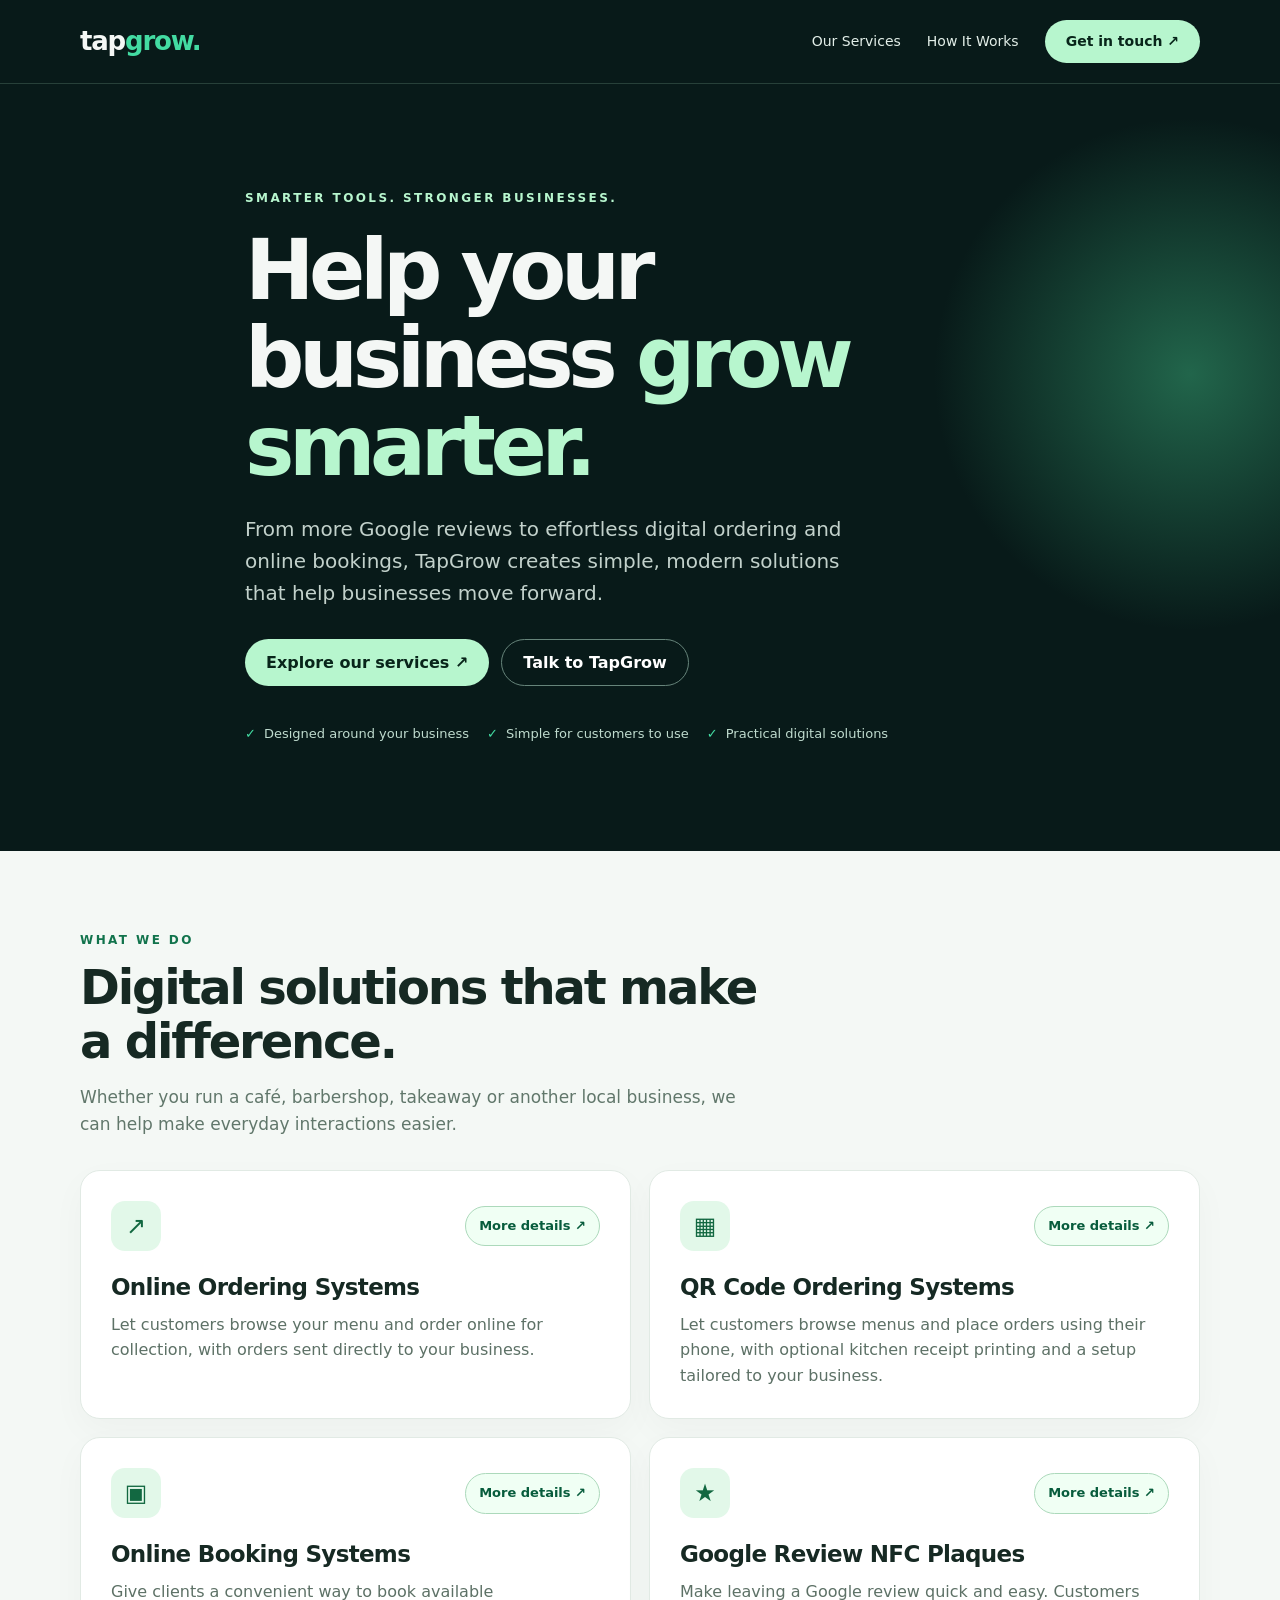
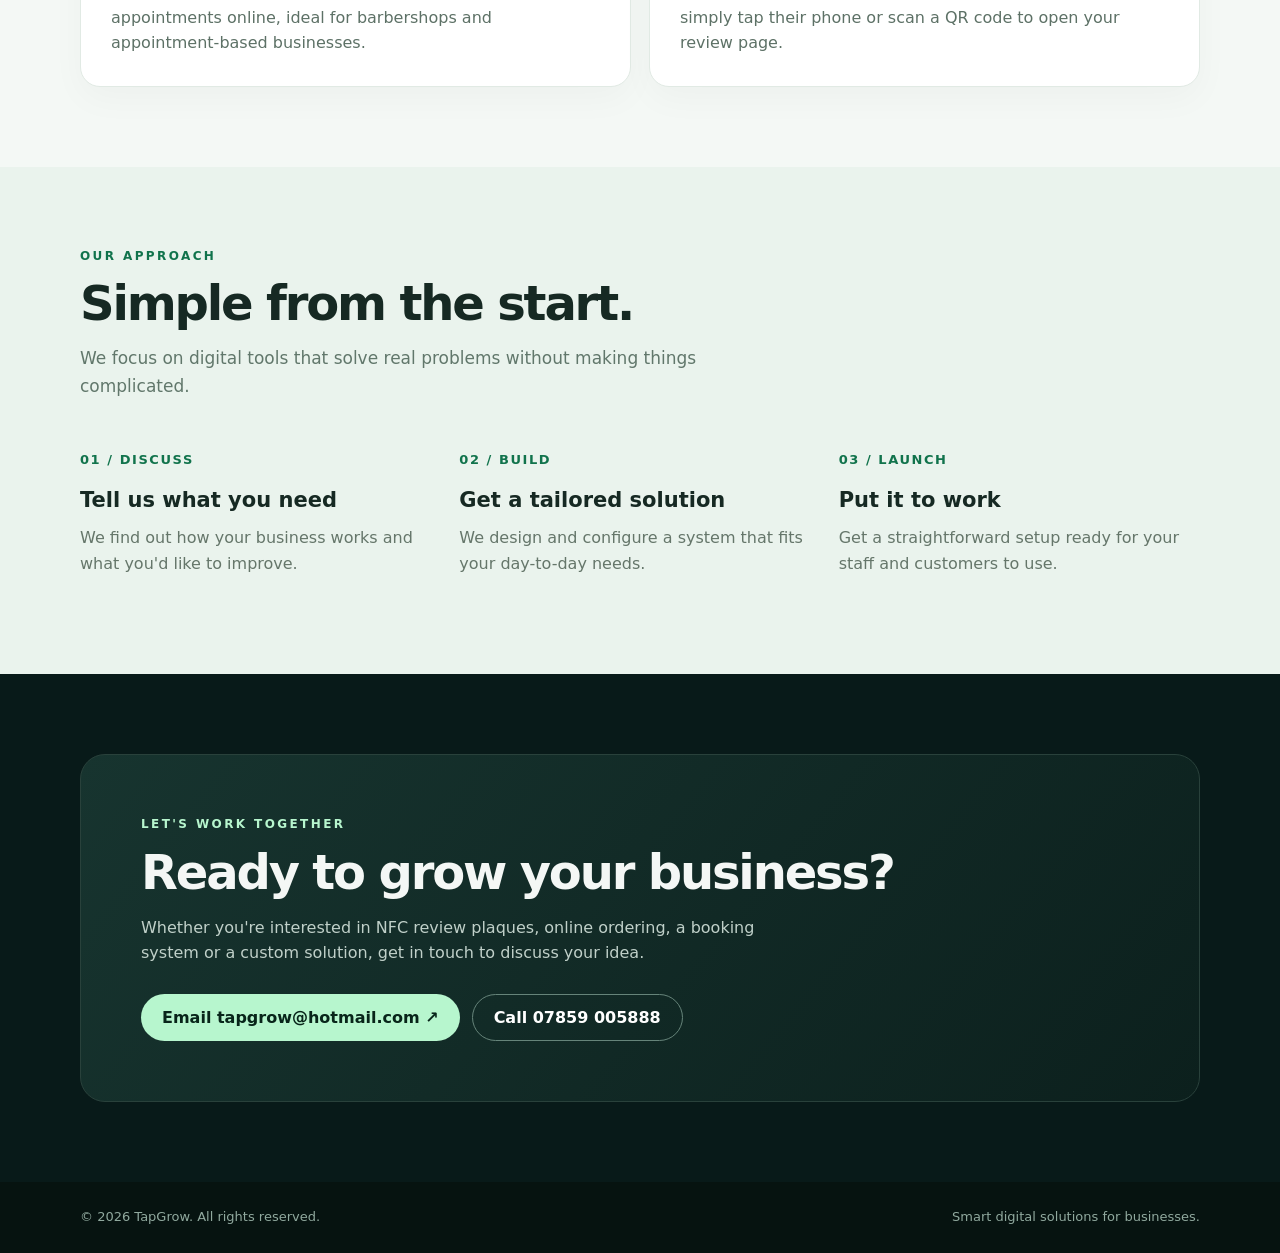
<file: index.html>
<!DOCTYPE html>

<html lang="en">
<head>
<meta charset="utf-8"/><meta content="width=device-width,initial-scale=1" name="viewport"/>
<meta content="#081a19" name="theme-color"/><meta content="TapGrow helps UK businesses grow with NFC Google review plaques, digital ordering, online bookings and custom QR solutions." name="description"/>
<title>TapGrow | Smart Digital Solutions for Businesses</title>
<link href="styles.css" rel="stylesheet"/></head>
<body>
<div class="dark"><header><div class="wrap nav"><a aria-label="TapGrow home" class="brand" href="#home">tap<span>grow.</span></a><nav aria-label="Main navigation" class="navlinks"><a href="#services">Our Services</a><a href="#how-it-works">How It Works</a><a class="pill" href="#contact">Get in touch ↗</a></nav></div></header>
<main id="home"><div class="hero"><div class="wrap hero-content"><div class="eyebrow">Smarter tools. Stronger businesses.</div><h1>Help your business <em>grow smarter.</em></h1><p>From more Google reviews to effortless digital ordering and online bookings, TapGrow creates simple, modern solutions that help businesses move forward.</p><div class="actions"><a class="pill" href="#services">Explore our services ↗</a><a class="pill outline" href="#contact">Talk to TapGrow</a></div><div class="trust"><span>Designed around your business</span><span>Simple for customers to use</span><span>Practical digital solutions</span></div></div></div></main></div>
<section id="services"><div class="wrap"><div class="section-top"><div class="eyebrow" style="color:#11734c">What we do</div><h2>Digital solutions that make a difference.</h2><p>Whether you run a café, barbershop, takeaway or another local business, we can help make everyday interactions easier.</p></div><div class="cards"><article class="card"><div class="card-top"><div aria-hidden="true" class="icon">↗</div><a aria-label="More details about Online Ordering Systems" class="more-link" href="custom-digital.html">More details ↗</a></div><h3>Online Ordering Systems</h3><p>Let customers browse your menu and order online for collection, with orders sent directly to your business.</p></article><article class="card"><div class="card-top"><div aria-hidden="true" class="icon">▦</div><a aria-label="More details about QR Code Ordering Systems" class="more-link" href="qr-ordering.html">More details ↗</a></div><h3>QR Code Ordering Systems</h3><p>Let customers browse menus and place orders using their phone, with optional kitchen receipt printing and a setup tailored to your business.</p></article><article class="card"><div class="card-top"><div aria-hidden="true" class="icon">▣</div><a aria-label="More details about Online Booking Systems" class="more-link" href="online-bookings.html">More details ↗</a></div><h3>Online Booking Systems</h3><p>Give clients a convenient way to book available appointments online, ideal for barbershops and appointment-based businesses.</p></article><article class="card"><div class="card-top"><div aria-hidden="true" class="icon">★</div><a aria-label="More details about Google Review NFC Plaques" class="more-link" href="google-review-nfc.html">More details ↗</a></div><h3>Google Review NFC Plaques</h3><p>Make leaving a Google review quick and easy. Customers simply tap their phone or scan a QR code to open your review page.</p></article></div></div></section>
<section class="how" id="how-it-works"><div class="wrap"><div class="section-top"><div class="eyebrow" style="color:#11734c">Our approach</div><h2>Simple from the start.</h2><p>We focus on digital tools that solve real problems without making things complicated.</p></div><div class="steps"><div class="step"><div class="number">01 / DISCUSS</div><h3>Tell us what you need</h3><p>We find out how your business works and what you'd like to improve.</p></div><div class="step"><div class="number">02 / BUILD</div><h3>Get a tailored solution</h3><p>We design and configure a system that fits your day-to-day needs.</p></div><div class="step"><div class="number">03 / LAUNCH</div><h3>Put it to work</h3><p>Get a straightforward setup ready for your staff and customers to use.</p></div></div></div></section>
<section class="contact" id="contact"><div class="wrap"><div class="contact-inner"><div class="eyebrow">Let's work together</div><h2>Ready to grow your business?</h2><p>Whether you're interested in NFC review plaques, online ordering, a booking system or a custom solution, get in touch to discuss your idea.</p><div class="contact-buttons"><a class="pill" href="mailto:tapgrow@hotmail.com?subject=TapGrow%20enquiry">Email tapgrow@hotmail.com ↗</a><a class="pill outline" href="tel:+447859005888">Call 07859 005888</a></div></div></div></section>
<footer><div class="wrap foot"><span>© <span id="year">2026</span> TapGrow. All rights reserved.</span><span>Smart digital solutions for businesses.</span></div></footer>
<script>document.getElementById('year').textContent=new Date().getFullYear()</script>
</body></html>
</file>
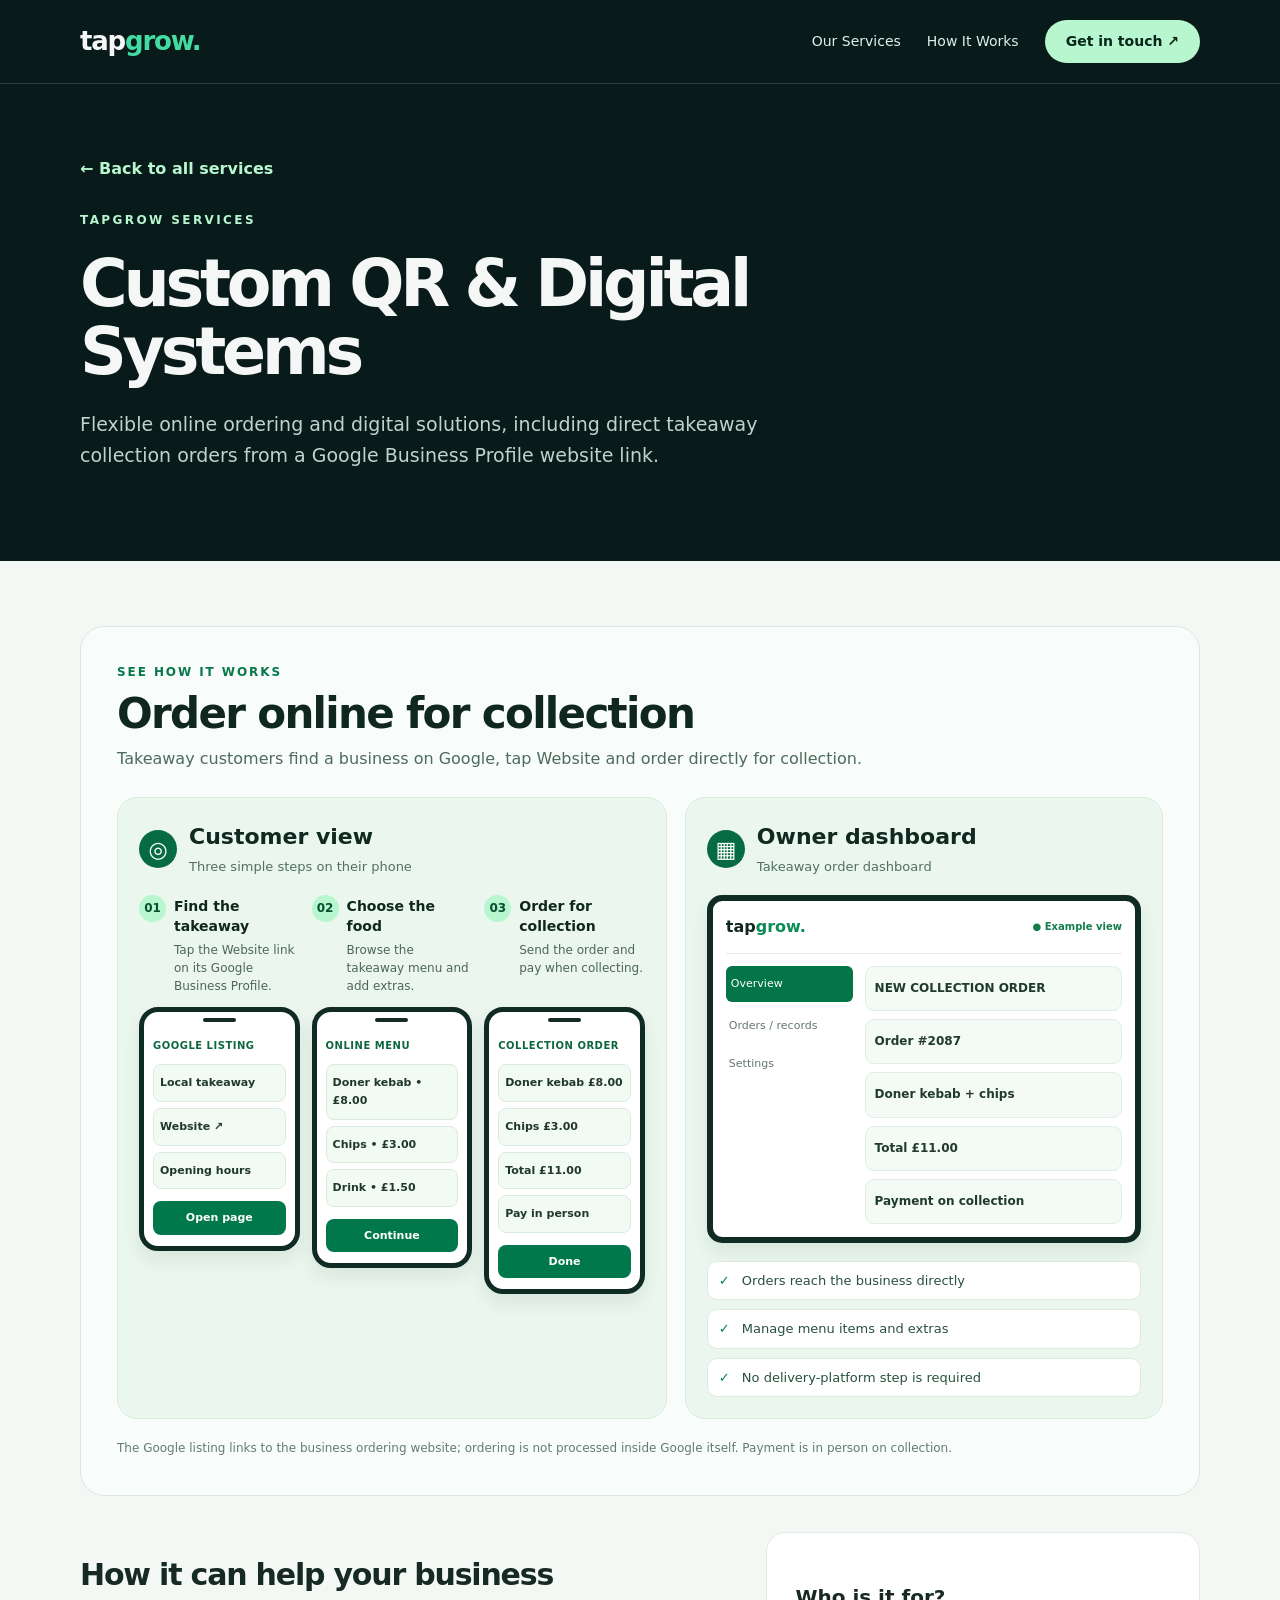
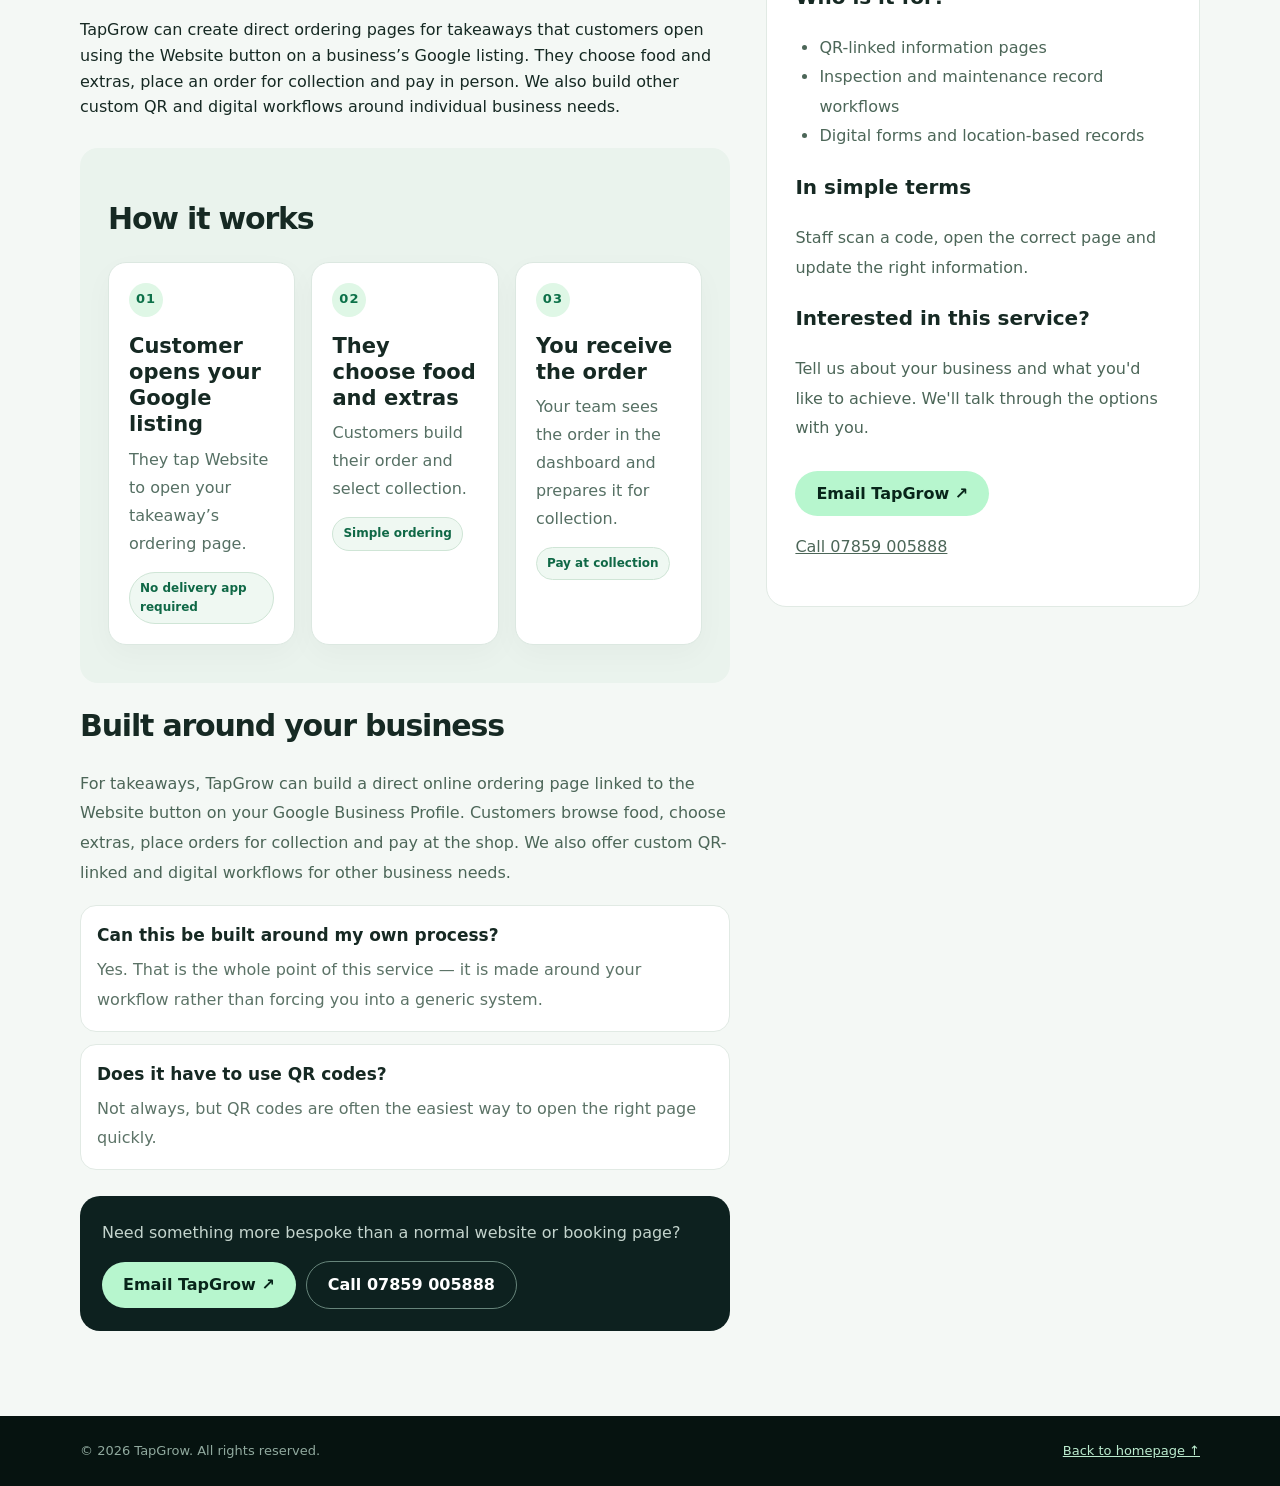
<file: custom-digital.html>
<!DOCTYPE html>

<html lang="en"><head><meta charset="utf-8"/><meta content="width=device-width,initial-scale=1" name="viewport"/><meta content="#081a19" name="theme-color"/><meta content="Explore TapGrow Custom QR &amp; Digital Systems for UK businesses." name="description"/><title>Custom QR &amp; Digital Systems | TapGrow</title><link href="styles.css" rel="stylesheet"/></head><body>
<div class="dark"><header><div class="wrap nav"><a class="brand" href="index.html">tap<span>grow.</span></a><nav aria-label="Main navigation" class="navlinks"><a href="index.html#services">Our Services</a><a href="index.html#how-it-works">How It Works</a><a class="pill" href="index.html#contact">Get in touch ↗</a></nav></div></header></div>
<main><section class="detail-hero"><div class="wrap"><a class="breadcrumb" href="index.html#services">← Back to all services</a><div class="eyebrow" style="margin-top:30px">TapGrow services</div><h1>Custom QR &amp; Digital Systems</h1><p>Flexible online ordering and digital solutions, including direct takeaway collection orders from a Google Business Profile website link.</p></div></section>
<section class="detail-main"><div class="wrap detail-grid"><section aria-labelledby="tg-visual-title" class="tg-crisp-visual"><span class="tg-kicker">SEE HOW IT WORKS</span><h2 id="tg-visual-title">Order online for collection</h2><p class="tg-intro">Takeaway customers find a business on Google, tap Website and order directly for collection.</p><div class="tg-visual-layout"><div class="tg-customer-side"><div class="tg-panel-heading"><span class="tg-section-symbol">◎</span><div><h3>Customer view</h3><p>Three simple steps on their phone</p></div></div><div class="tg-customer-steps"><article class="tg-journey-step"><div class="tg-step-header"><span class="tg-step-index">01</span><div><h4>Find the takeaway</h4><p>Tap the Website link on its Google Business Profile.</p></div></div><div class="tg-device"><div class="tg-device-notch"></div><div class="tg-screen-label">GOOGLE LISTING</div><div class="tg-screen-row">Local takeaway</div><div class="tg-screen-row">Website  ↗</div><div class="tg-screen-row">Opening hours</div><div class="tg-screen-action">Open page</div></div></article><article class="tg-journey-step"><div class="tg-step-header"><span class="tg-step-index">02</span><div><h4>Choose the food</h4><p>Browse the takeaway menu and add extras.</p></div></div><div class="tg-device"><div class="tg-device-notch"></div><div class="tg-screen-label">ONLINE MENU</div><div class="tg-screen-row">Doner kebab  •  £8.00</div><div class="tg-screen-row">Chips  •  £3.00</div><div class="tg-screen-row">Drink  •  £1.50</div><div class="tg-screen-action">Continue</div></div></article><article class="tg-journey-step"><div class="tg-step-header"><span class="tg-step-index">03</span><div><h4>Order for collection</h4><p>Send the order and pay when collecting.</p></div></div><div class="tg-device"><div class="tg-device-notch"></div><div class="tg-screen-label">COLLECTION ORDER</div><div class="tg-screen-row">Doner kebab  £8.00</div><div class="tg-screen-row">Chips  £3.00</div><div class="tg-screen-row">Total  £11.00</div><div class="tg-screen-row">Pay in person</div><div class="tg-screen-action">Done</div></div></article></div></div><div class="tg-business-side"><div class="tg-panel-heading"><span class="tg-section-symbol">▦</span><div><h3>Owner dashboard</h3><p>Takeaway order dashboard</p></div></div><div class="tg-dashboard"><div class="tg-dash-top"><span class="tg-dash-brand">tap<span>grow.</span></span><span class="tg-live">● Example view</span></div><div class="tg-dash-grid"><div class="tg-dash-sidebar"><div>Overview</div><div>Orders / records</div><div>Settings</div></div><div class="tg-dash-content"><div class="tg-dash-line">NEW COLLECTION ORDER</div><div class="tg-dash-line">Order  #2087</div><div class="tg-dash-line">Doner kebab + chips</div><div class="tg-dash-line">Total  £11.00</div><div class="tg-dash-line">Payment on collection</div></div></div></div><ul class="tg-feature-list"><li>Orders reach the business directly</li><li>Manage menu items and extras</li><li>No delivery-platform step is required</li></ul></div></div><p class="tg-visual-footnote">The Google listing links to the business ordering website; ordering is not processed inside Google itself. Payment is in person on collection.</p></section><div><h2>How it can help your business</h2> TapGrow can create direct ordering pages for takeaways that customers open using the Website button on a business’s Google listing. They choose food and extras, place an order for collection and pay in person. We also build other custom QR and digital workflows around individual business needs.
<div class="detail-steps"><h2>How it works</h2><div class="journey-grid"><div class="journey-card"><span class="journey-number">01</span><h3>Customer opens your Google listing</h3><p>They tap Website to open your takeaway’s ordering page.</p><span class="mini-tag">No delivery app required</span></div><div class="journey-card"><span class="journey-number">02</span><h3>They choose food and extras</h3><p>Customers build their order and select collection.</p><span class="mini-tag">Simple ordering</span></div><div class="journey-card"><span class="journey-number">03</span><h3>You receive the order</h3><p>Your team sees the order in the dashboard and prepares it for collection.</p><span class="mini-tag">Pay at collection</span></div></div></div>
<h2>Built around your business</h2><p>For takeaways, TapGrow can build a direct online ordering page linked to the Website button on your Google Business Profile. Customers browse food, choose extras, place orders for collection and pay at the shop. We also offer custom QR-linked and digital workflows for other business needs.</p><div class="faq-list"><div class="faq-item"><h4>Can this be built around my own process?</h4><p>Yes. That is the whole point of this service — it is made around your workflow rather than forcing you into a generic system.</p></div><div class="faq-item"><h4>Does it have to use QR codes?</h4><p>Not always, but QR codes are often the easiest way to open the right page quickly.</p></div></div><div class="service-cta"><p>Need something more bespoke than a normal website or booking page?</p><a class="pill" href="mailto:tapgrow@hotmail.com?subject=Enquiry%20about%20Custom%20QR%20%26%20Digital%20Systems">Email TapGrow ↗</a><a class="pill outline" href="tel:+447859005888">Call 07859 005888</a></div></div><aside class="detail-panel"><h3>Who is it for?</h3><ul><li>QR-linked information pages</li><li>Inspection and maintenance record workflows</li><li>Digital forms and location-based records</li></ul><h3>In simple terms</h3><p>Staff scan a code, open the correct page and update the right information.</p><h3>Interested in this service?</h3><p>Tell us about your business and what you'd like to achieve. We'll talk through the options with you.</p><a class="pill" href="mailto:tapgrow@hotmail.com?subject=Enquiry%20about%20Custom%20QR%20%26%20Digital%20Systems">Email TapGrow ↗</a><p><a href="tel:+447859005888">Call 07859 005888</a></p></aside></div></section></main><footer><div class="wrap foot"><span>© <span id="year">2026</span> TapGrow. All rights reserved.</span><a href="index.html">Back to homepage ↑</a></div></footer><script>document.getElementById('year').textContent=new Date().getFullYear()</script></body></html>
</file>
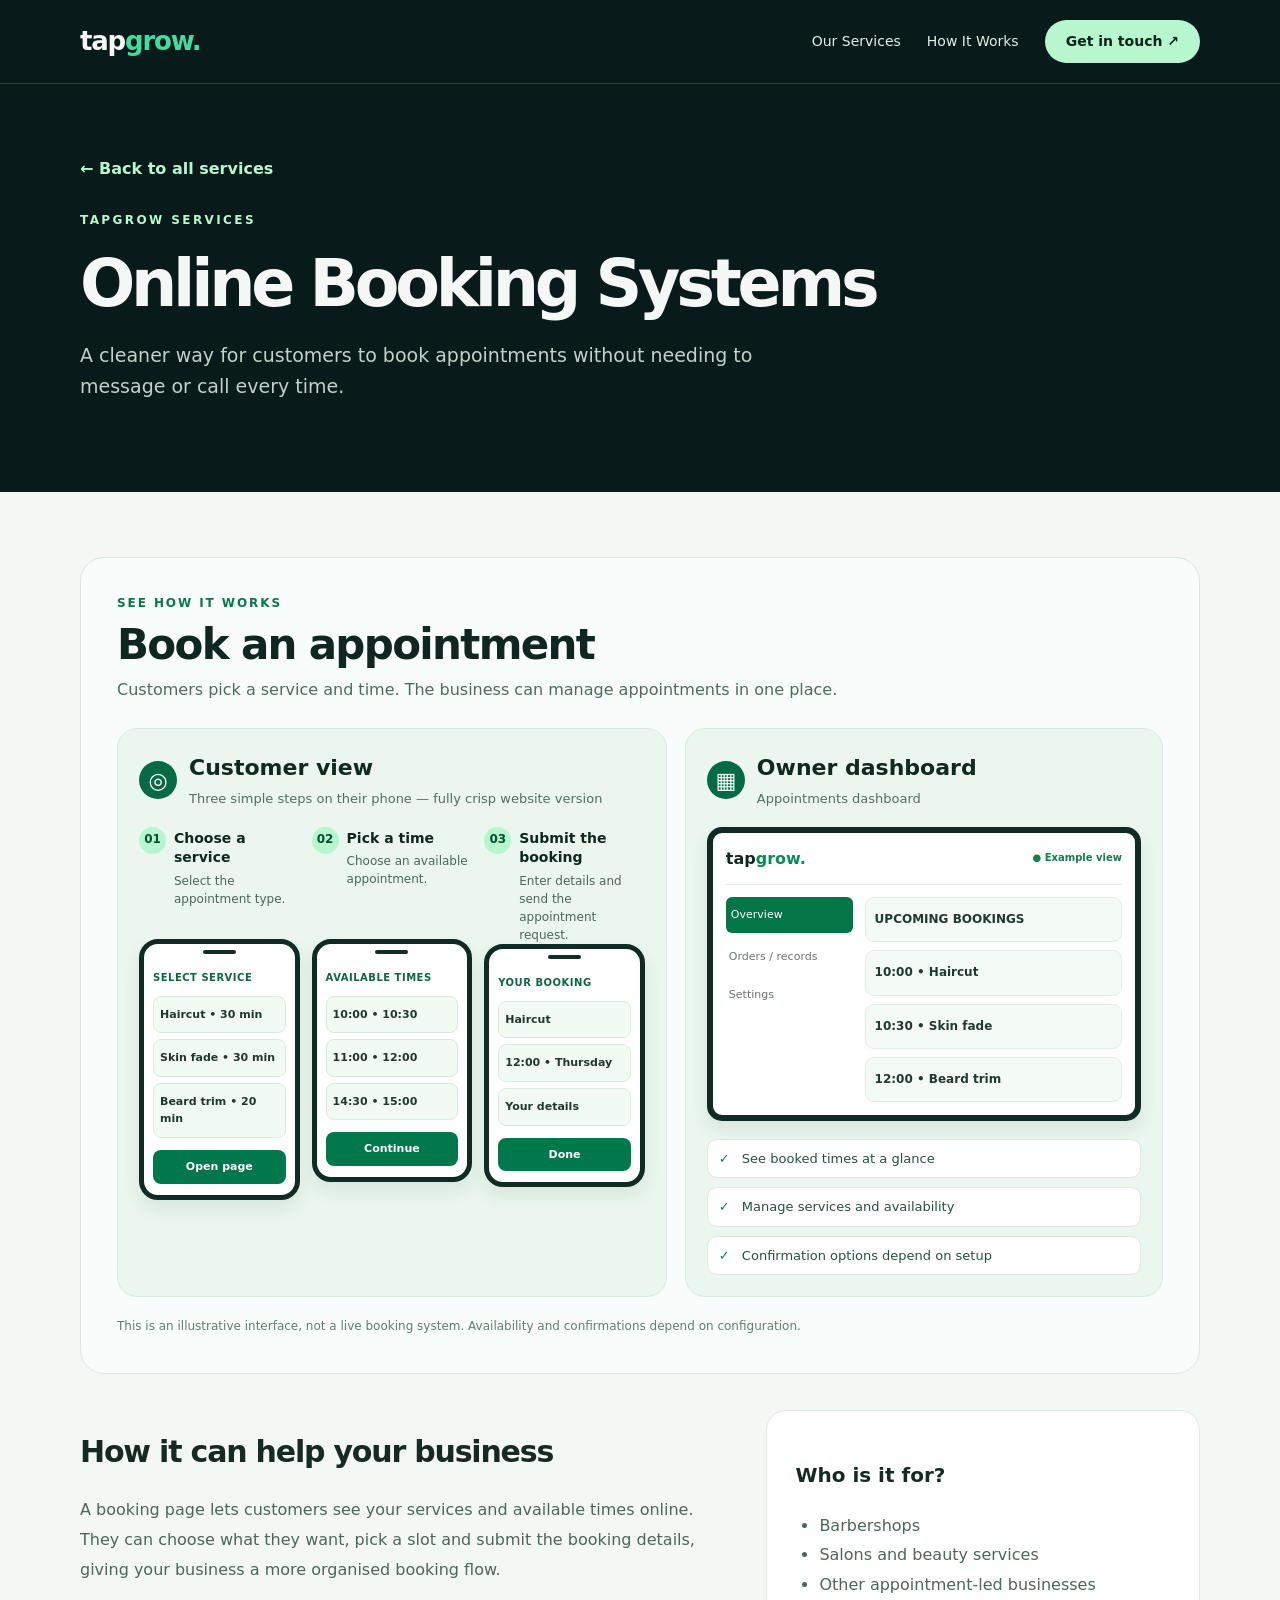
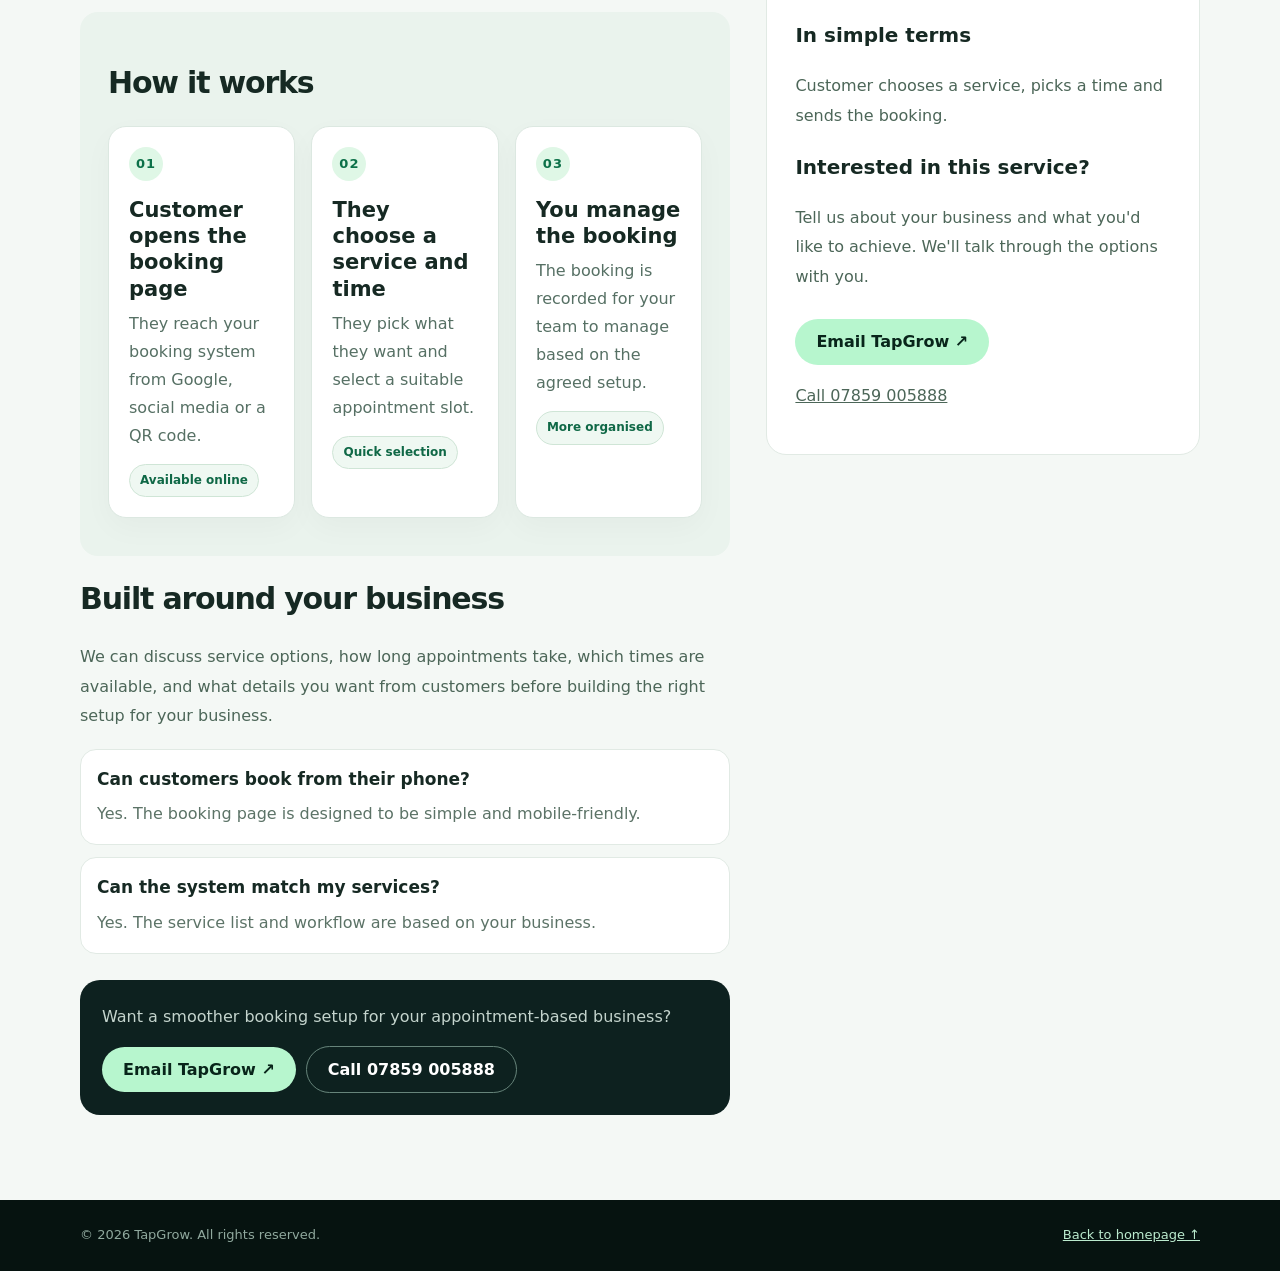
<file: online-bookings.html>
<!DOCTYPE html>

<html lang="en"><head><meta charset="utf-8"/><meta content="width=device-width,initial-scale=1" name="viewport"/><meta content="#081a19" name="theme-color"/><meta content="Explore TapGrow Online Booking Systems for UK businesses." name="description"/><title>Online Booking Systems | TapGrow</title><link href="styles.css" rel="stylesheet"/></head><body>
<div class="dark"><header><div class="wrap nav"><a class="brand" href="index.html">tap<span>grow.</span></a><nav aria-label="Main navigation" class="navlinks"><a href="index.html#services">Our Services</a><a href="index.html#how-it-works">How It Works</a><a class="pill" href="index.html#contact">Get in touch ↗</a></nav></div></header></div>
<main><section class="detail-hero"><div class="wrap"><a class="breadcrumb" href="index.html#services">← Back to all services</a><div class="eyebrow" style="margin-top:30px">TapGrow services</div><h1>Online Booking Systems</h1><p>A cleaner way for customers to book appointments without needing to message or call every time.</p></div></section>
<section class="detail-main"><div class="wrap detail-grid"><section aria-labelledby="tg-visual-title" class="tg-crisp-visual"><span class="tg-kicker">SEE HOW IT WORKS</span><h2 id="tg-visual-title">Book an appointment</h2><p class="tg-intro">Customers pick a service and time. The business can manage appointments in one place.</p><div class="tg-visual-layout"><div class="tg-customer-side"><div class="tg-panel-heading"><span class="tg-section-symbol">◎</span><div><h3>Customer view</h3><p>Three simple steps on their phone — fully crisp website version</p></div></div><div class="tg-customer-steps"><article class="tg-journey-step"><div class="tg-step-header"><span class="tg-step-index">01</span><div><h4>Choose a service</h4><p>Select the appointment type.</p></div></div><div class="tg-device"><div class="tg-device-notch"></div><div class="tg-screen-label">SELECT SERVICE</div><div class="tg-screen-row">Haircut  •  30 min</div><div class="tg-screen-row">Skin fade  •  30 min</div><div class="tg-screen-row">Beard trim  •  20 min</div><div class="tg-screen-action">Open page</div></div></article><article class="tg-journey-step"><div class="tg-step-header"><span class="tg-step-index">02</span><div><h4>Pick a time</h4><p>Choose an available appointment.</p></div></div><div class="tg-device"><div class="tg-device-notch"></div><div class="tg-screen-label">AVAILABLE TIMES</div><div class="tg-screen-row">10:00  •  10:30</div><div class="tg-screen-row">11:00  •  12:00</div><div class="tg-screen-row">14:30  •  15:00</div><div class="tg-screen-action">Continue</div></div></article><article class="tg-journey-step"><div class="tg-step-header"><span class="tg-step-index">03</span><div><h4>Submit the booking</h4><p>Enter details and send the appointment request.</p></div></div><div class="tg-device"><div class="tg-device-notch"></div><div class="tg-screen-label">YOUR BOOKING</div><div class="tg-screen-row">Haircut</div><div class="tg-screen-row">12:00  •  Thursday</div><div class="tg-screen-row">Your details</div><div class="tg-screen-action">Done</div></div></article></div></div><div class="tg-business-side"><div class="tg-panel-heading"><span class="tg-section-symbol">▦</span><div><h3>Owner dashboard</h3><p>Appointments dashboard</p></div></div><div class="tg-dashboard"><div class="tg-dash-top"><span class="tg-dash-brand">tap<span>grow.</span></span><span class="tg-live">● Example view</span></div><div class="tg-dash-grid"><div class="tg-dash-sidebar"><div>Overview</div><div>Orders / records</div><div>Settings</div></div><div class="tg-dash-content"><div class="tg-dash-line">UPCOMING BOOKINGS</div><div class="tg-dash-line">10:00  •  Haircut</div><div class="tg-dash-line">10:30  •  Skin fade</div><div class="tg-dash-line">12:00  •  Beard trim</div></div></div></div><ul class="tg-feature-list"><li>See booked times at a glance</li><li>Manage services and availability</li><li>Confirmation options depend on setup</li></ul></div></div><p class="tg-visual-footnote">This is an illustrative interface, not a live booking system. Availability and confirmations depend on configuration.</p></section><div><h2>How it can help your business</h2><p>A booking page lets customers see your services and available times online. They can choose what they want, pick a slot and submit the booking details, giving your business a more organised booking flow.</p>
<div class="detail-steps"><h2>How it works</h2><div class="journey-grid"><div class="journey-card"><span class="journey-number">01</span><h3>Customer opens the booking page</h3><p>They reach your booking system from Google, social media or a QR code.</p><span class="mini-tag">Available online</span></div><div class="journey-card"><span class="journey-number">02</span><h3>They choose a service and time</h3><p>They pick what they want and select a suitable appointment slot.</p><span class="mini-tag">Quick selection</span></div><div class="journey-card"><span class="journey-number">03</span><h3>You manage the booking</h3><p>The booking is recorded for your team to manage based on the agreed setup.</p><span class="mini-tag">More organised</span></div></div></div>
<h2>Built around your business</h2><p>We can discuss service options, how long appointments take, which times are available, and what details you want from customers before building the right setup for your business.</p><div class="faq-list"><div class="faq-item"><h4>Can customers book from their phone?</h4><p>Yes. The booking page is designed to be simple and mobile-friendly.</p></div><div class="faq-item"><h4>Can the system match my services?</h4><p>Yes. The service list and workflow are based on your business.</p></div></div><div class="service-cta"><p>Want a smoother booking setup for your appointment-based business?</p><a class="pill" href="mailto:tapgrow@hotmail.com?subject=Enquiry%20about%20Online%20Booking%20Systems">Email TapGrow ↗</a><a class="pill outline" href="tel:+447859005888">Call 07859 005888</a></div></div><aside class="detail-panel"><h3>Who is it for?</h3><ul><li>Barbershops</li><li>Salons and beauty services</li><li>Other appointment-led businesses</li></ul><h3>In simple terms</h3><p>Customer chooses a service, picks a time and sends the booking.</p><h3>Interested in this service?</h3><p>Tell us about your business and what you'd like to achieve. We'll talk through the options with you.</p><a class="pill" href="mailto:tapgrow@hotmail.com?subject=Enquiry%20about%20Online%20Booking%20Systems">Email TapGrow ↗</a><p><a href="tel:+447859005888">Call 07859 005888</a></p></aside></div></section></main><footer><div class="wrap foot"><span>© <span id="year">2026</span> TapGrow. All rights reserved.</span><a href="index.html">Back to homepage ↑</a></div></footer><script>document.getElementById('year').textContent=new Date().getFullYear()</script></body></html>
</file>
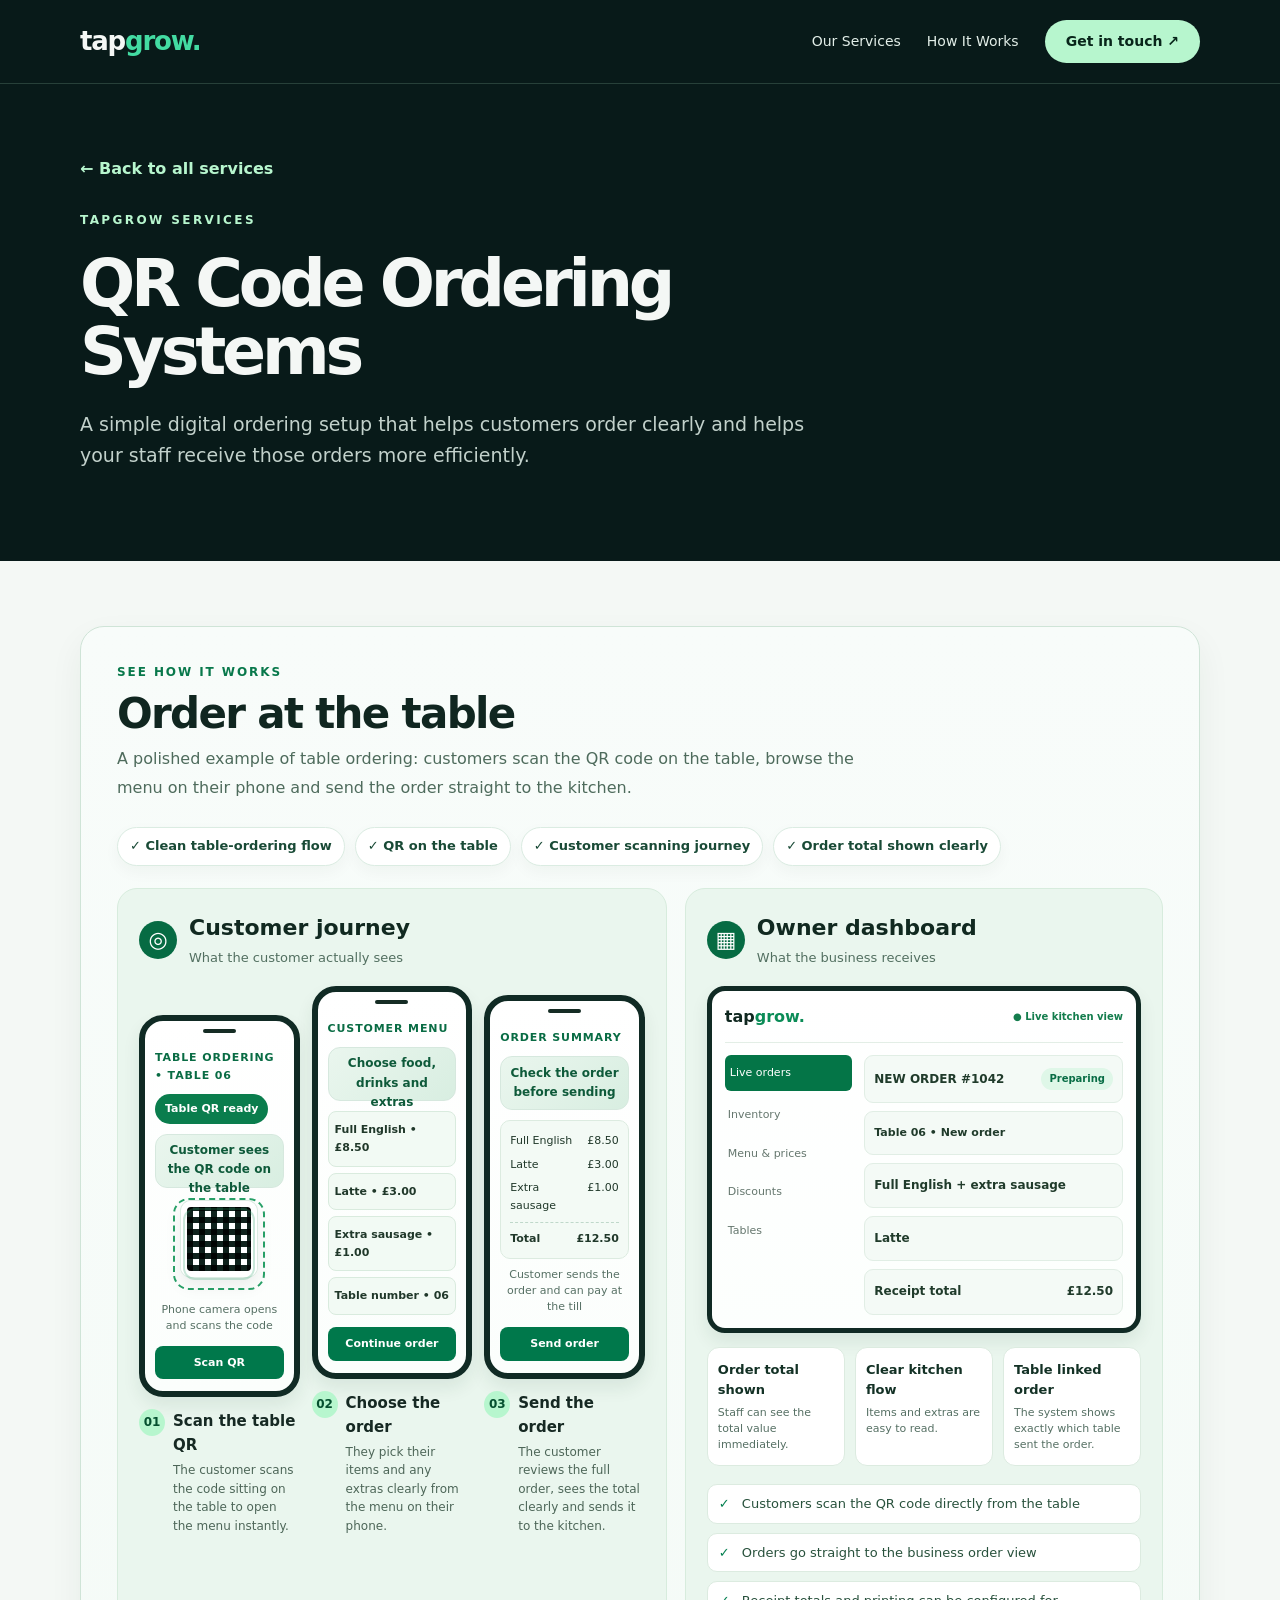
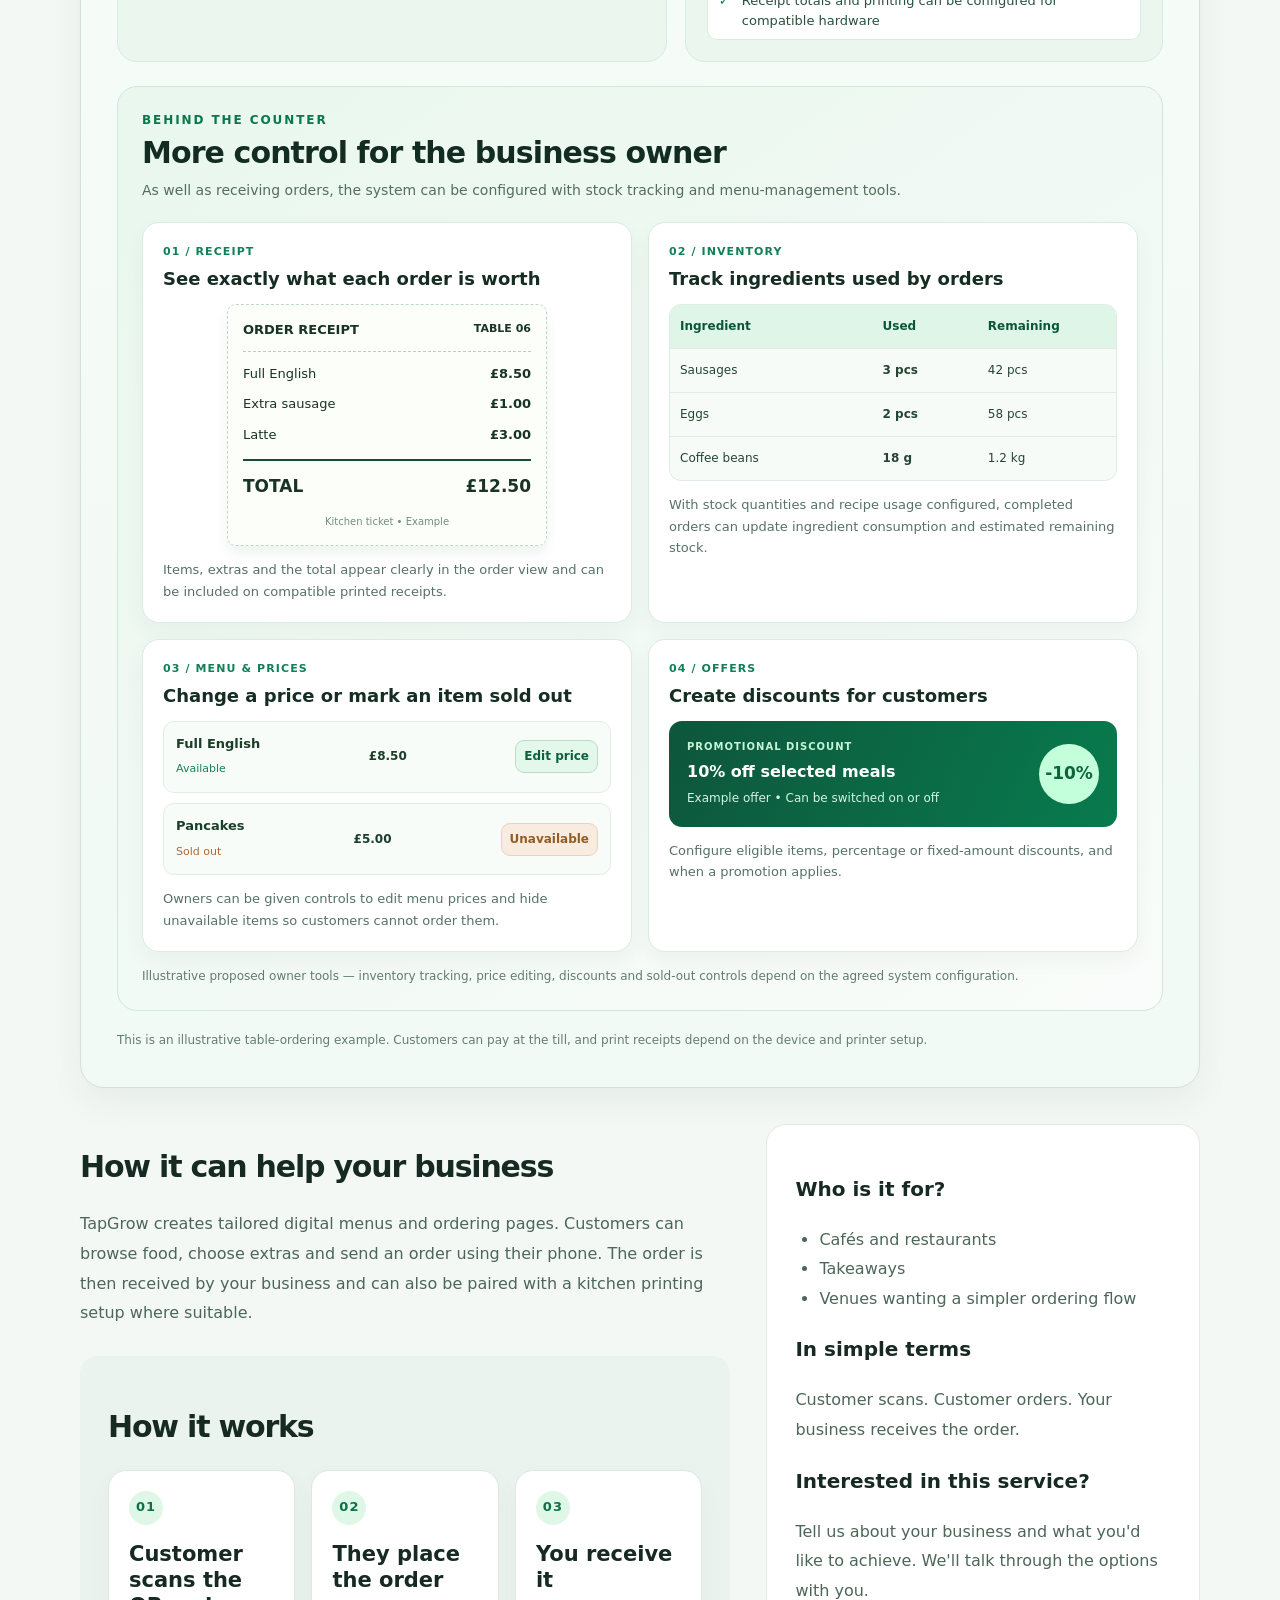
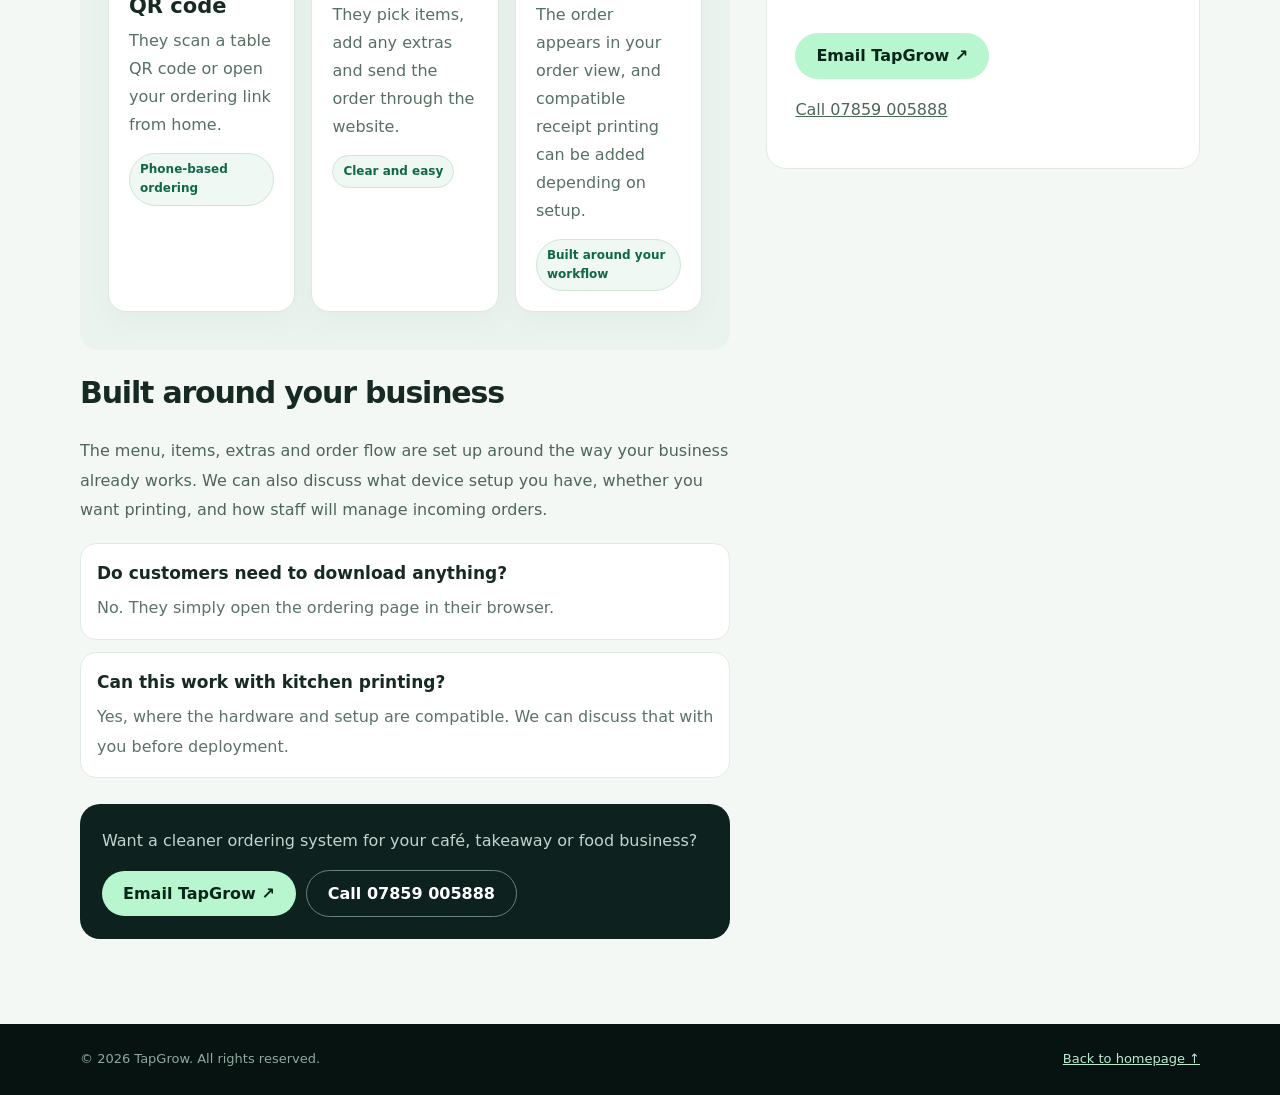
<file: qr-ordering.html>
<!DOCTYPE html>

<html lang="en"><head><meta charset="utf-8"/><meta content="width=device-width,initial-scale=1" name="viewport"/><meta content="#081a19" name="theme-color"/><meta content="Explore TapGrow QR Code Ordering Systems for UK businesses." name="description"/><title>QR Code Ordering Systems | TapGrow</title><link href="styles.css" rel="stylesheet"/></head><body>
<div class="dark"><header><div class="wrap nav"><a class="brand" href="index.html">tap<span>grow.</span></a><nav aria-label="Main navigation" class="navlinks"><a href="index.html#services">Our Services</a><a href="index.html#how-it-works">How It Works</a><a class="pill" href="index.html#contact">Get in touch ↗</a></nav></div></header></div>
<main><section class="detail-hero"><div class="wrap"><a class="breadcrumb" href="index.html#services">← Back to all services</a><div class="eyebrow" style="margin-top:30px">TapGrow services</div><h1>QR Code Ordering Systems</h1><p>A simple digital ordering setup that helps customers order clearly and helps your staff receive those orders more efficiently.</p></div></section>
<section class="detail-main"><div class="wrap detail-grid"><section aria-labelledby="tg-visual-title" class="tg-crisp-visual premium-demo"><span class="tg-kicker">SEE HOW IT WORKS</span><h2 id="tg-visual-title">Order at the table</h2><p class="tg-intro">A polished example of table ordering: customers scan the QR code on the table, browse the menu on their phone and send the order straight to the kitchen.</p><div class="tg-top-badges"><span>✓ Clean table-ordering flow</span><span>✓ QR on the table</span><span>✓ Customer scanning journey</span><span>✓ Order total shown clearly</span></div><div class="tg-visual-layout"><div class="tg-customer-side"><div class="tg-panel-heading"><span class="tg-section-symbol">◎</span><div><h3>Customer journey</h3><p>What the customer actually sees</p></div></div><div class="tg-customer-steps premium-flow"><article class="tg-journey-step"><div class="tg-device premium-phone"><div class="tg-device-notch"></div><div class="tg-screen-label">TABLE ORDERING • TABLE 06</div><div class="tg-table-pill">Table QR ready</div><div class="tg-screen-hero">Customer sees the QR code on the table</div><div class="tg-scan-ring"><div class="tg-qr-tile" aria-hidden="true"></div></div><div class="tg-mini-note">Phone camera opens and scans the code</div><div class="tg-screen-action">Scan QR</div></div><div class="tg-step-caption"><span class="tg-step-index">01</span><div class="tg-step-copy"><h4>Scan the table QR</h4><p>The customer scans the code sitting on the table to open the menu instantly.</p></div></div></article><article class="tg-journey-step"><div class="tg-device premium-phone"><div class="tg-device-notch"></div><div class="tg-screen-label">CUSTOMER MENU</div><div class="tg-screen-hero">Choose food, drinks and extras</div><div class="tg-screen-row">Full English  •  £8.50</div><div class="tg-screen-row">Latte  •  £3.00</div><div class="tg-screen-row">Extra sausage  •  £1.00</div><div class="tg-screen-row">Table number  •  06</div><div class="tg-screen-action">Continue order</div></div><div class="tg-step-caption"><span class="tg-step-index">02</span><div class="tg-step-copy"><h4>Choose the order</h4><p>They pick their items and any extras clearly from the menu on their phone.</p></div></div></article><article class="tg-journey-step"><div class="tg-device premium-phone"><div class="tg-device-notch"></div><div class="tg-screen-label">ORDER SUMMARY</div><div class="tg-screen-hero">Check the order before sending</div><div class="tg-receipt-box"><div class="tg-receipt-line"><span>Full English</span><span>£8.50</span></div><div class="tg-receipt-line"><span>Latte</span><span>£3.00</span></div><div class="tg-receipt-line"><span>Extra sausage</span><span>£1.00</span></div><div class="tg-receipt-line total"><span>Total</span><span>£12.50</span></div></div><div class="tg-mini-note">Customer sends the order and can pay at the till</div><div class="tg-screen-action">Send order</div></div><div class="tg-step-caption"><span class="tg-step-index">03</span><div class="tg-step-copy"><h4>Send the order</h4><p>The customer reviews the full order, sees the total clearly and sends it to the kitchen.</p></div></div></article></div></div><div class="tg-business-side"><div class="tg-panel-heading"><span class="tg-section-symbol">▦</span><div><h3>Owner dashboard</h3><p>What the business receives</p></div></div><div class="tg-dashboard premium-board"><div class="tg-dash-top"><span class="tg-dash-brand">tap<span>grow.</span></span><span class="tg-live">● Live kitchen view</span></div><div class="tg-dash-grid"><div class="tg-dash-sidebar"><div>Live orders</div><div>Inventory</div><div>Menu & prices</div><div>Discounts</div><div>Tables</div></div><div class="tg-dash-content"><div class="tg-dash-line split"><span>NEW ORDER #1042</span><span class="tg-order-status">Preparing</span></div><div class="tg-dash-line small">Table 06  •  New order</div><div class="tg-dash-line">Full English  + extra sausage</div><div class="tg-dash-line">Latte</div><div class="tg-dash-line split"><strong>Receipt total</strong><strong>£12.50</strong></div></div></div></div><div class="tg-dashboard-badges"><div class="tg-dashboard-badge"><strong>Order total shown</strong><span>Staff can see the total value immediately.</span></div><div class="tg-dashboard-badge"><strong>Clear kitchen flow</strong><span>Items and extras are easy to read.</span></div><div class="tg-dashboard-badge"><strong>Table linked order</strong><span>The system shows exactly which table sent the order.</span></div></div><ul class="tg-feature-list"><li>Customers scan the QR code directly from the table</li><li>Orders go straight to the business order view</li><li>Receipt totals and printing can be configured for compatible hardware</li></ul></div></div><div class="tg-owner-tools" aria-label="Owner management tools example">
<div class="tg-owner-tools-heading"><span class="tg-kicker">BEHIND THE COUNTER</span><h3>More control for the business owner</h3><p>As well as receiving orders, the system can be configured with stock tracking and menu-management tools.</p></div>
<div class="tg-owner-tools-grid">
<article class="tg-owner-tool"><div class="tg-owner-tool-label"><span>01 / RECEIPT</span><strong>See exactly what each order is worth</strong></div><div class="tg-pos-paper"><div class="tg-pos-paper-top">ORDER RECEIPT <span>TABLE 06</span></div><div class="tg-pos-item"><span>Full English</span><b>£8.50</b></div><div class="tg-pos-item"><span>Extra sausage</span><b>£1.00</b></div><div class="tg-pos-item"><span>Latte</span><b>£3.00</b></div><div class="tg-pos-item tg-pos-total"><span>TOTAL</span><b>£12.50</b></div><div class="tg-pos-foot">Kitchen ticket • Example</div></div><p>Items, extras and the total appear clearly in the order view and can be included on compatible printed receipts.</p></article>
<article class="tg-owner-tool"><div class="tg-owner-tool-label"><span>02 / INVENTORY</span><strong>Track ingredients used by orders</strong></div><div class="tg-inventory-table"><div class="tg-inventory-header"><span>Ingredient</span><span>Used</span><span>Remaining</span></div><div><span>Sausages</span><b>3 pcs</b><span>42 pcs</span></div><div><span>Eggs</span><b>2 pcs</b><span>58 pcs</span></div><div><span>Coffee beans</span><b>18 g</b><span>1.2 kg</span></div></div><p>With stock quantities and recipe usage configured, completed orders can update ingredient consumption and estimated remaining stock.</p></article>
<article class="tg-owner-tool"><div class="tg-owner-tool-label"><span>03 / MENU & PRICES</span><strong>Change a price or mark an item sold out</strong></div><div class="tg-manage-row"><div><strong>Full English</strong><small>Available</small></div><span>£8.50</span><span class="tg-mini-chip">Edit price</span></div><div class="tg-manage-row"><div><strong>Pancakes</strong><small class="tg-status-out">Sold out</small></div><span>£5.00</span><span class="tg-mini-chip muted">Unavailable</span></div><p>Owners can be given controls to edit menu prices and hide unavailable items so customers cannot order them.</p></article>
<article class="tg-owner-tool"><div class="tg-owner-tool-label"><span>04 / OFFERS</span><strong>Create discounts for customers</strong></div><div class="tg-offer-card"><div><small>PROMOTIONAL DISCOUNT</small><strong>10% off selected meals</strong><span>Example offer • Can be switched on or off</span></div><span class="tg-offer-tag">-10%</span></div><p>Configure eligible items, percentage or fixed-amount discounts, and when a promotion applies.</p></article>
</div><p class="tg-owner-disclaimer">Illustrative proposed owner tools — inventory tracking, price editing, discounts and sold-out controls depend on the agreed system configuration.</p></div><p class="tg-visual-footnote">This is an illustrative table-ordering example. Customers can pay at the till, and print receipts depend on the device and printer setup.</p></section><div><h2>How it can help your business</h2><p>TapGrow creates tailored digital menus and ordering pages. Customers can browse food, choose extras and send an order using their phone. The order is then received by your business and can also be paired with a kitchen printing setup where suitable.</p>
<div class="detail-steps"><h2>How it works</h2><div class="journey-grid"><div class="journey-card"><span class="journey-number">01</span><h3>Customer scans the QR code</h3><p>They scan a table QR code or open your ordering link from home.</p><span class="mini-tag">Phone-based ordering</span></div><div class="journey-card"><span class="journey-number">02</span><h3>They place the order</h3><p>They pick items, add any extras and send the order through the website.</p><span class="mini-tag">Clear and easy</span></div><div class="journey-card"><span class="journey-number">03</span><h3>You receive it</h3><p>The order appears in your order view, and compatible receipt printing can be added depending on setup.</p><span class="mini-tag">Built around your workflow</span></div></div></div>
<h2>Built around your business</h2><p>The menu, items, extras and order flow are set up around the way your business already works. We can also discuss what device setup you have, whether you want printing, and how staff will manage incoming orders.</p><div class="faq-list"><div class="faq-item"><h4>Do customers need to download anything?</h4><p>No. They simply open the ordering page in their browser.</p></div><div class="faq-item"><h4>Can this work with kitchen printing?</h4><p>Yes, where the hardware and setup are compatible. We can discuss that with you before deployment.</p></div></div><div class="service-cta"><p>Want a cleaner ordering system for your café, takeaway or food business?</p><a class="pill" href="mailto:tapgrow@hotmail.com?subject=Enquiry%20about%20QR%20Code%20Ordering%20Systems">Email TapGrow ↗</a><a class="pill outline" href="tel:+447859005888">Call 07859 005888</a></div></div><aside class="detail-panel"><h3>Who is it for?</h3><ul><li>Cafés and restaurants</li><li>Takeaways</li><li>Venues wanting a simpler ordering flow</li></ul><h3>In simple terms</h3><p>Customer scans. Customer orders. Your business receives the order.</p><h3>Interested in this service?</h3><p>Tell us about your business and what you'd like to achieve. We'll talk through the options with you.</p><a class="pill" href="mailto:tapgrow@hotmail.com?subject=Enquiry%20about%20QR%20Code%20Ordering%20Systems">Email TapGrow ↗</a><p><a href="tel:+447859005888">Call 07859 005888</a></p></aside></div></section></main><footer><div class="wrap foot"><span>© <span id="year">2026</span> TapGrow. All rights reserved.</span><a href="index.html">Back to homepage ↑</a></div></footer><script>document.getElementById('year').textContent=new Date().getFullYear()</script></body></html>
</file>
<file: styles.css>
:root{--dark:#081a19;--panel:#102725;--mint:#b7f6ce;--teal:#43dba2;--text:#f4f7f5;--muted:#b7c9c3;--line:#29413b}*{box-sizing:border-box}html{scroll-behavior:smooth}body{margin:0;font:16px/1.6 system-ui,-apple-system,Segoe UI,Arial,sans-serif;background:#f4f8f5;color:#162923}a{color:inherit}button,a{-webkit-tap-highlight-color:transparent}.wrap{width:min(1120px,calc(100% - 40px));margin:auto}.dark{background:var(--dark);color:var(--text)}header{border-bottom:1px solid #274039}.nav{display:flex;align-items:center;justify-content:space-between;padding:20px 0;gap:16px}.brand{font-size:26px;font-weight:850;text-decoration:none;letter-spacing:-1.2px}.brand span{color:var(--teal)}.navlinks{display:flex;gap:26px;align-items:center}.navlinks a{text-decoration:none;font-size:14px;color:#e2eee8}.pill{display:inline-flex;align-items:center;justify-content:center;text-decoration:none;background:var(--mint);color:#08251a;border-radius:999px;padding:13px 21px;font-weight:800;line-height:1.2;transition:transform .2s}.pill:hover{transform:translateY(-2px)}.outline{background:transparent;color:#fff;border:1px solid #66847a}.hero{padding:105px 0 106px;position:relative;overflow:hidden}.hero:after{content:"";position:absolute;right:-180px;top:20px;width:540px;height:540px;background:radial-gradient(circle,#2e8b64aa,transparent 67%);pointer-events:none}.hero-content{position:relative;z-index:1;max-width:790px}.eyebrow{text-transform:uppercase;letter-spacing:.2em;color:var(--mint);font-size:12px;font-weight:900}h1{font-size:clamp(45px,7vw,83px);line-height:1.06;letter-spacing:-.065em;margin:19px 0 22px}h1 em{font-style:normal;color:var(--mint)}.hero p{font-size:clamp(17px,2vw,20px);color:#c2d1cb;max-width:630px;margin:0 0 30px}.actions{display:flex;flex-wrap:wrap;gap:12px}.trust{display:flex;flex-wrap:wrap;gap:18px;margin-top:38px;color:#bfdbce;font-size:13px}.trust span:before{content:'✓';color:var(--teal);margin-right:8px;font-weight:900}section{padding:80px 0}.section-top{max-width:690px;margin-bottom:32px}.section-top h2,.contact h2{font-size:clamp(30px,4vw,48px);line-height:1.13;letter-spacing:-.045em;margin:10px 0 15px}.section-top p{color:#61776b;margin:0;font-size:17px}.cards{display:grid;grid-template-columns:repeat(2,1fr);gap:18px}.card{background:white;border:1px solid #e1eae4;border-radius:20px;padding:30px;box-shadow:0 12px 35px #09271608}.icon{display:grid;place-items:center;background:#e2f8e9;color:#126841;width:50px;height:50px;border-radius:14px;font-size:24px}.card h3{font-size:23px;line-height:1.25;letter-spacing:-.03em;margin:22px 0 10px}.card p{color:#5d7166;margin:0}.how{background:#eaf3ed}.steps{display:grid;grid-template-columns:repeat(3,1fr);gap:18px}.step{padding:18px 14px 18px 0}.number{font-size:13px;font-weight:900;color:#11734c;letter-spacing:.12em}.step h3{font-size:21px;margin:13px 0 8px}.step p{margin:0;color:#65766a}.contact{background:var(--dark);color:var(--text)}.contact-inner{border:1px solid var(--line);background:linear-gradient(130deg,#17342f,#0c201d);padding:clamp(25px,5vw,60px);border-radius:25px}.contact p{color:#c0d0c9;max-width:650px}.contact-buttons{display:flex;gap:12px;flex-wrap:wrap;margin-top:28px}.contact-buttons a{overflow-wrap:anywhere}footer{background:#061310;color:#90a99e;padding:25px 0;font-size:13px}.foot{display:flex;justify-content:space-between;gap:18px;flex-wrap:wrap}.foot a{color:#bbebce}a:focus-visible{outline:3px solid #43dba2;outline-offset:4px}

/* Accessibility and navigation improvements */
.navlinks a.pill{color:#08251a!important;font-weight:850}.card-top{display:flex;align-items:center;justify-content:space-between;gap:12px}.more-link{color:#075c3c;text-decoration:none;border:1px solid #acd9bb;background:#f0fff4;padding:9px 13px;border-radius:999px;font-size:13px;font-weight:800;white-space:nowrap}.more-link:hover,.more-link:focus-visible{background:#d5f8e1;text-decoration:underline}.detail-hero{padding:72px 0;background:var(--dark);color:var(--text)}.detail-hero h1{font-size:clamp(36px,6vw,65px);max-width:850px}.detail-hero p{font-size:19px;color:#c2d1cb;max-width:750px}.breadcrumb{color:var(--mint);font-weight:750;text-decoration:none}.detail-main{padding:65px 0 85px}.detail-grid{display:grid;grid-template-columns:1.5fr 1fr;gap:36px}.detail-main h2{font-size:30px;letter-spacing:-.04em;line-height:1.2}.detail-main h3{font-size:20px}.detail-main p,.detail-main li{color:#4c6658;line-height:1.85}.detail-main ul,.detail-main ol{padding-left:24px}.detail-panel{background:#fff;border:1px solid #e1eae4;border-radius:20px;padding:28px;align-self:start}.detail-panel .pill{margin-top:12px}.detail-steps{background:#eaf3ed;border-radius:18px;padding:28px;margin-top:28px}

/* Step cards */
.journey-grid{display:grid;grid-template-columns:repeat(3,1fr);gap:16px;margin:18px 0 10px}.journey-card{background:#fff;border:1px solid #dce8e1;border-radius:18px;padding:20px;box-shadow:0 10px 30px #0a281008}.journey-card .journey-number{display:inline-flex;align-items:center;justify-content:center;width:34px;height:34px;border-radius:999px;background:#dff7e6;color:#0d7149;font-weight:900;font-size:13px;letter-spacing:.08em}.journey-card h3{margin:16px 0 8px;font-size:21px;line-height:1.25}.journey-card p{margin:0;color:#567064;line-height:1.75}.journey-card .mini-tag{display:inline-block;margin-top:14px;background:#eff8f2;border:1px solid #cfe5d6;color:#0f6846;padding:6px 10px;border-radius:999px;font-size:12px;font-weight:800}

/* Visual examples */
.visual-example{margin-top:34px;background:#f6fbf8;border:1px solid #dce8e1;border-radius:22px;padding:24px}.visual-example h3{margin:0 0 10px;font-size:24px}.visual-example .subtle{margin:0 0 18px;color:#63796d}.example-grid{display:grid;grid-template-columns:1fr 1fr;gap:18px;align-items:stretch}.mock-phone,.dashboard-card{background:#fff;border:1px solid #dce8e1;border-radius:20px;padding:20px;box-shadow:0 10px 30px #0a281008}.mock-phone{position:relative;overflow:hidden}.mock-phone:before{content:"";display:block;width:74px;height:6px;border-radius:999px;background:#dbe9e1;margin:0 auto 18px}.mock-screen-title,.dash-eyebrow{font-size:13px;font-weight:900;letter-spacing:.12em;color:#0f6e49;text-transform:uppercase}.mock-title,.dash-title{font-size:22px;line-height:1.25;margin:8px 0 14px;letter-spacing:-.03em;color:#162923}.mock-list,.check-list,.info-list,.dash-stats{display:grid;gap:10px}.mock-item,.check-item,.info-item,.dash-stat{border:1px solid #e2ece6;background:#f8fcf9;border-radius:14px;padding:12px 14px}.mock-item strong,.check-item strong,.info-item strong,.dash-stat strong{display:block;color:#132821;font-size:15px}.mock-item span,.check-item span,.info-item span,.dash-stat span{display:block;color:#5c7367;font-size:14px;line-height:1.55}.tiny-steps{display:grid;gap:10px;margin-top:14px}.tiny-step{display:flex;gap:12px;align-items:flex-start}.tiny-step .tiny-no{flex:0 0 28px;height:28px;border-radius:999px;background:#dff7e6;color:#0d7149;font-weight:900;display:grid;place-items:center;font-size:12px}.tiny-step p{margin:0;color:#587065;line-height:1.65}.split-note{margin-top:18px;display:grid;grid-template-columns:1fr 1fr;gap:14px}.note-box{background:#fff;border:1px solid #dce8e1;border-radius:16px;padding:16px}.note-box h4{margin:0 0 8px;font-size:17px}.note-box p{margin:0;color:#5b7267;line-height:1.7}.light-callout{margin-top:16px;background:#eff8f2;border:1px solid #cfe5d6;border-radius:16px;padding:18px}.light-callout h4{margin:0 0 8px;font-size:18px}.light-callout p{margin:0;color:#4e675b}.faq-list{display:grid;gap:12px;margin-top:18px}.faq-item{background:#fff;border:1px solid #e1eae4;border-radius:16px;padding:16px}.faq-item h4{margin:0 0 6px;font-size:17px}.faq-item p{margin:0;color:#5c7367}.service-cta{margin-top:26px;padding:22px;background:#0d211f;border-radius:20px;color:#eef6f2}.service-cta p{color:#c4d4cd;margin:0 0 14px}.service-cta .pill{margin-right:10px}.subtle{color:#6b8176;font-size:15px}

/* Owner dashboard styling */
.dashboard-card{background:linear-gradient(180deg,#ffffff,#f8fcfa)}.dashboard-header{display:flex;align-items:center;justify-content:space-between;gap:12px;margin-bottom:14px}.status-dot{width:10px;height:10px;border-radius:999px;background:#18b46f;display:inline-block;box-shadow:0 0 0 6px #e2f8e9}.dashboard-badges{display:flex;gap:8px;flex-wrap:wrap;margin-bottom:14px}.dash-badge{background:#eff8f2;border:1px solid #cfe5d6;color:#0f6846;padding:7px 10px;border-radius:999px;font-size:12px;font-weight:800}.dash-flow{display:grid;gap:10px;margin-top:14px}.dash-flow-item{display:flex;gap:12px;align-items:flex-start;background:#f8fcf9;border:1px solid #e2ece6;border-radius:14px;padding:12px 14px}.dash-flow-no{flex:0 0 28px;height:28px;border-radius:999px;background:#dff7e6;color:#0d7149;font-weight:900;display:grid;place-items:center;font-size:12px}.dash-flow-item p{margin:0;color:#597166;line-height:1.6}.dash-flow-item strong{display:block;color:#132821}.dashboard-note{margin-top:16px;padding:16px;background:#edf8f2;border:1px solid #cfe5d6;border-radius:16px}.dashboard-note h4{margin:0 0 8px;font-size:17px}.dashboard-note p{margin:0;color:#4f675c}

@media(max-width:900px){.journey-grid,.example-grid,.split-note{grid-template-columns:1fr}.detail-grid{grid-template-columns:1fr}.detail-panel{order:-1}}
@media(max-width:700px){.wrap{width:min(100% - 32px,1120px)}.nav{padding:16px 0}.brand{font-size:24px}.navlinks a:not(.pill){display:none}.navlinks .pill{padding:10px 14px;font-size:13px}.hero{padding:72px 0 78px}.cards,.steps,.journey-grid{grid-template-columns:1fr}.card{padding:25px}.steps{gap:8px}section{padding:63px 0}.trust{gap:9px 18px}.contact-buttons{flex-direction:column}.contact-buttons a{width:100%}.more-link{font-size:12px;padding:8px 10px}.detail-hero{padding:55px 0}.detail-main{padding:40px 0 70px}.visual-example,.detail-steps,.detail-panel,.mock-phone,.dashboard-card{padding:20px}}

/* TapGrow photo-led visual walkthroughs */
.visual-photo-example{padding:22px;background:#f9fcfa;border:1px solid #dce8e1;box-shadow:0 8px 30px rgba(5,44,25,.06)}
.visual-photo-example .visual-heading{margin-bottom:16px}.visual-photo-example .visual-kicker{font-size:11px;font-weight:900;letter-spacing:.17em;color:#08764c}.visual-photo-example h3{font-size:clamp(22px,3vw,30px);margin:4px 0 5px;line-height:1.2}.visual-photo-example .visual-heading p{margin:0;font-size:15px;line-height:1.55;color:#4c6658}
.visual-photo-example .service-illustration{display:block;width:100%;height:auto;border-radius:15px;border:1px solid #dce8e1;background:#fff}
.visual-photo-example .visual-disclaimer{font-size:12px;line-height:1.5;color:#698076;margin:11px 2px 0}

@media(min-width:901px){.detail-grid>.visual-photo-example{grid-column:1 / -1;grid-row:2}}
@media(max-width:900px){.detail-grid>.visual-photo-example{grid-column:1}}

/* Update: lead with the artwork; supporting copy follows below */
.detail-grid>.visual-photo-example{grid-column:1 / -1;grid-row:1;margin-top:0;margin-bottom:8px}
.detail-grid>div:first-of-type:not(.visual-photo-example){grid-column:1;grid-row:2}
.detail-grid>.detail-panel{grid-column:2;grid-row:2}
.visual-photo-example{padding:clamp(14px,2.5vw,25px)}
.visual-photo-example .service-illustration{width:100%;height:auto;display:block;image-rendering:auto}
.visual-image-link{display:block;cursor:zoom-in}
.visual-image-link:hover .service-illustration{border-color:#64be91}
.visual-enlarge-hint{font-size:13px!important;color:#256e4d!important;margin:8px 2px 0!important}
@media(max-width:900px){.detail-grid>.visual-photo-example{grid-column:1;grid-row:1}.detail-grid>div:first-of-type:not(.visual-photo-example){grid-column:1;grid-row:2}.detail-grid>.detail-panel{grid-column:1;grid-row:3;order:initial}}


/* TapGrow crisp webpage-native visual walkthroughs — no blurry embedded text */
.tg-crisp-visual{grid-column:1/-1;grid-row:1;background:#f8fcfa;border:1px solid #d9e9df;border-radius:24px;padding:clamp(20px,3vw,36px);min-width:0}
.tg-crisp-visual .tg-kicker{display:block;color:#08784b;letter-spacing:.16em;font-size:12px;font-weight:900}
.tg-crisp-visual>h2{font-size:clamp(27px,3.6vw,42px);margin:8px 0 5px;color:#102620;line-height:1.15}
.tg-crisp-visual .tg-intro{color:#4e6b5c;margin:0 0 24px;font-size:16px}
.tg-visual-layout{display:grid;grid-template-columns:minmax(0,1.15fr) minmax(0,1fr);gap:18px}
.tg-customer-side,.tg-business-side{min-width:0;padding:21px;background:#eaf6ee;border:1px solid #d7ecdd;border-radius:20px}
.tg-panel-heading{display:flex;align-items:center;gap:12px;margin-bottom:16px}
.tg-panel-heading h3{font-size:22px;margin:0;color:#112920}.tg-panel-heading p{font-size:13px;color:#526f60;margin:1px 0 0}
.tg-section-symbol{display:grid;place-items:center;flex:0 0 38px;height:38px;border-radius:50%;background:#066b43;color:#fff;font-size:22px;font-weight:800}
.tg-customer-steps{display:grid;grid-template-columns:repeat(3,minmax(0,1fr));gap:12px}
.tg-journey-step{min-width:0}.tg-step-header{min-height:112px;display:flex;align-items:flex-start;gap:8px}
.tg-step-index{display:grid;place-items:center;flex:0 0 27px;height:27px;border-radius:50%;color:#05502f;background:#b7f6ce;font-size:12px;font-weight:900}
.tg-step-header h4{font-size:14px;line-height:1.4;margin:2px 0 4px;color:#10271e}.tg-step-header p{font-size:12px;line-height:1.5;color:#4d6658;margin:0}
.tg-device{background:white;border:5px solid #102a24;border-radius:19px;padding:14px 9px 11px;min-height:220px;box-shadow:0 9px 18px #083b2415;overflow:hidden}
.tg-device-notch{width:33px;height:4px;background:#152c24;border-radius:8px;margin:-8px auto 16px}
.tg-screen-label{font-size:10px;font-weight:900;letter-spacing:.05em;color:#0f6742;margin-bottom:10px}
.tg-screen-row{font-size:11px;font-weight:650;background:#f2faf4;color:#20382a;border:1px solid #d9ebde;border-radius:8px;padding:9px 6px;margin:6px 0;overflow-wrap:anywhere}
.tg-screen-action{font-size:11px;text-align:center;font-weight:800;border-radius:8px;background:#00784b;color:white;padding:8px 5px;margin-top:12px}
.tg-dashboard{background:#fff;border:6px solid #102a24;border-radius:15px;padding:13px;box-shadow:0 9px 18px #083b2415}
.tg-dash-top{display:flex;justify-content:space-between;align-items:center;gap:8px;padding-bottom:13px;border-bottom:1px solid #e3eee6}.tg-dash-brand{font-size:16px;font-weight:900;color:#102820}.tg-dash-brand span{color:#0b8c57}.tg-live{font-size:10px;font-weight:800;color:#147d4d}
.tg-dash-grid{display:grid;grid-template-columns:32% 1fr;gap:12px;padding-top:12px}.tg-dash-sidebar{display:grid;align-content:start;gap:9px;color:#65776e;font-size:11px}.tg-dash-sidebar div:first-child{background:#047547;color:white;border-radius:6px;padding:9px 5px}.tg-dash-sidebar div:not(:first-child){padding:6px 3px}
.tg-dash-content{display:grid;gap:8px;align-content:start}.tg-dash-line{background:#f4faf6;border:1px solid #e1eee5;border-radius:9px;padding:12px 9px;color:#203b2b;font-size:12px;font-weight:750;overflow-wrap:anywhere}
.tg-feature-list{margin:18px 0 0!important;padding:0!important;list-style:none;display:grid;gap:9px}.tg-feature-list li{position:relative;padding:9px 10px 9px 34px;background:#fff;border:1px solid #dcebe0;border-radius:10px;color:#28513c!important;font-size:13px;line-height:1.5!important}.tg-feature-list li:before{content:'✓';position:absolute;left:11px;top:9px;font-weight:900;color:#068151}
.tg-crisp-visual .tg-visual-footnote{font-size:12px;color:#637d6f;line-height:1.6;margin:20px 0 0}
@media(max-width:1000px){.tg-visual-layout{grid-template-columns:1fr}.tg-step-header{min-height:85px}}
@media(max-width:550px){.tg-crisp-visual{padding:16px}.tg-customer-side,.tg-business-side{padding:14px}.tg-customer-steps{grid-template-columns:1fr}.tg-journey-step{display:grid;grid-template-columns:1fr 1fr;gap:10px;align-items:start}.tg-step-header{min-height:0}.tg-device{min-height:0}.tg-dashboard{padding:9px}.tg-dash-grid{gap:7px}.tg-panel-heading h3{font-size:19px}}


/* Premium Perry Cafe inspired QR ordering visual */
.tg-crisp-visual.premium-demo{background:linear-gradient(180deg,#f8fcfa 0%,#f2faf5 100%);border:1px solid #cfe4d7;box-shadow:0 14px 34px rgba(3,44,24,.06)}
.premium-demo .tg-intro{max-width:760px}
.tg-top-badges{display:flex;gap:10px;flex-wrap:wrap;margin:6px 0 22px}.tg-top-badges span{display:inline-flex;align-items:center;gap:8px;padding:8px 12px;border-radius:999px;background:#fff;border:1px solid #dbece2;color:#194a36;font-size:13px;font-weight:700;box-shadow:0 6px 16px rgba(5,44,25,.04)}
.tg-customer-steps.premium-flow{grid-template-columns:repeat(3,minmax(0,1fr));align-items:end;position:relative}
.tg-device.premium-phone{border-width:6px;border-radius:24px;padding:16px 10px 12px;background:linear-gradient(180deg,#ffffff,#fbfefc)}
.tg-device.premium-phone .tg-screen-label{font-size:11px;color:#096c44;letter-spacing:.08em}
.tg-screen-hero{height:54px;border-radius:12px;background:linear-gradient(135deg,#eaf6ee,#d8eee1);border:1px solid #d6e8de;margin:0 0 10px;display:grid;place-items:center;color:#0e5a3a;font-size:12px;font-weight:800;text-align:center;padding:6px}
.tg-qr-tile{width:76px;height:76px;margin:0 auto 10px;border-radius:10px;background:repeating-linear-gradient(0deg,#0f221c 0 6px,#fff 6px 12px),repeating-linear-gradient(90deg,#0f221c 0 6px,#fff 6px 12px);background-blend-mode:multiply;border:6px solid #fff;box-shadow:0 0 0 1px #dbece2,0 8px 18px rgba(0,0,0,.08)}
.tg-table-pill{display:inline-flex;align-items:center;gap:6px;background:#0a7d4d;color:#fff;border-radius:999px;padding:6px 10px;font-size:11px;font-weight:800;margin-bottom:10px}
.tg-scan-ring{width:92px;height:92px;border:2px dashed #28a168;border-radius:16px;margin:0 auto 12px;display:grid;place-items:center;position:relative}.tg-scan-ring:before{content:'';position:absolute;inset:8px;border:2px solid rgba(40,161,104,.25);border-radius:12px}
.tg-mini-note{font-size:11px;color:#567064;text-align:center;line-height:1.45;margin-top:8px}
.tg-arrow-between{display:none}
.tg-step-caption{display:flex;align-items:flex-start;gap:8px;margin-top:12px}.tg-step-caption .tg-step-index{flex:0 0 26px}.tg-step-copy h4{margin:0 0 4px;font-size:15px}.tg-step-copy p{margin:0;font-size:12px;line-height:1.55;color:#4d6658}
.tg-receipt-box{margin-top:10px;background:#f3faf5;border:1px solid #dcebe0;border-radius:10px;padding:8px 9px}.tg-receipt-line{display:flex;justify-content:space-between;gap:10px;font-size:11px;color:#20382a;padding:3px 0}.tg-receipt-line.total{font-weight:800;border-top:1px dashed #bfd8ca;margin-top:4px;padding-top:7px}
.tg-dashboard.premium-board{border-width:5px;border-radius:18px;background:linear-gradient(180deg,#ffffff,#fcfffd)}
.tg-order-status{display:inline-flex;align-items:center;border-radius:999px;padding:3px 8px;font-size:10px;font-weight:800;background:#dff7e8;color:#086d45}
.tg-dash-line.split{display:flex;justify-content:space-between;align-items:center;gap:10px}.tg-dash-line.small{font-size:11px;font-weight:700}
.tg-dashboard-badges{display:grid;grid-template-columns:repeat(3,minmax(0,1fr));gap:10px;margin-top:14px}.tg-dashboard-badge{background:#fff;border:1px solid #dcebe0;border-radius:12px;padding:12px 10px}.tg-dashboard-badge strong{display:block;font-size:13px;color:#133125;margin-bottom:4px}.tg-dashboard-badge span{display:block;font-size:11px;line-height:1.45;color:#567064}
@media(max-width:900px){.tg-dashboard-badges{grid-template-columns:1fr}.tg-customer-steps.premium-flow{grid-template-columns:1fr}.tg-device.premium-phone{min-height:0}}


/* TapGrow: expanded business owner tools on QR page only */
.tg-owner-tools{margin-top:24px;padding:24px;border:1px solid #cfe8d8;background:linear-gradient(145deg,#e9f7ee,#f9fcfa);border-radius:20px}
.tg-owner-tools-heading{margin-bottom:18px}.tg-owner-tools-heading h3{font-size:clamp(23px,2.4vw,30px);letter-spacing:-.03em;line-height:1.2;margin:5px 0 7px;color:#132c21}.tg-owner-tools-heading p{margin:0;color:#536e5e;font-size:14px}
.tg-owner-tools-grid{display:grid;grid-template-columns:repeat(2,minmax(0,1fr));gap:16px}
.tg-owner-tool{min-width:0;padding:20px;border:1px solid #dbece1;border-radius:17px;background:#fff;box-shadow:0 8px 22px rgba(2,45,21,.045)}
.tg-owner-tool-label span{display:block;font-size:11px;font-weight:850;letter-spacing:.1em;color:#108156;margin-bottom:6px}.tg-owner-tool-label strong{display:block;font-size:18px;line-height:1.28;color:#152d23;margin-bottom:14px}.tg-owner-tool>p{font-size:13px;line-height:1.65;color:#567165;margin:13px 0 0}
.tg-pos-paper{width:min(100%,320px);background:#fcfefa;border:1px dashed #bfd7c8;border-radius:9px;padding:15px;margin:0 auto;color:#193326;box-shadow:0 8px 12px #0a4c2510}
.tg-pos-paper-top{font-size:13px;font-weight:900;display:flex;justify-content:space-between;gap:10px;border-bottom:1px dashed #b4d0be;padding-bottom:10px;margin-bottom:7px}.tg-pos-paper-top span{font-size:11px}.tg-pos-item{font-size:13px;display:flex;justify-content:space-between;gap:12px;padding:5px 0}.tg-pos-total{font-size:17px;font-weight:900;border-top:2px solid #1b4c33;margin-top:8px;padding-top:12px}.tg-pos-foot{text-align:center;color:#738e7b;font-size:10px;margin-top:9px}
.tg-inventory-table{display:grid;background:#f7fbf8;border:1px solid #dfebe3;border-radius:12px;overflow:hidden}.tg-inventory-table>div{display:grid;grid-template-columns:1.4fr .7fr .85fr;gap:8px;align-items:center;padding:12px 10px;border-bottom:1px solid #e0ece4;font-size:12px;color:#254532}.tg-inventory-table>div:last-child{border:0}.tg-inventory-table .tg-inventory-header{font-weight:800;background:#dff5e8;color:#0b5639}.tg-inventory-table b{font-size:12px}
.tg-manage-row{display:flex;align-items:center;gap:12px;justify-content:space-between;border:1px solid #e1eee5;background:#f8fcf9;border-radius:11px;padding:12px;margin-bottom:10px;color:#1b3e2a}.tg-manage-row strong{font-size:13px;display:block}.tg-manage-row small{font-size:11px;color:#148353}.tg-manage-row small.tg-status-out{color:#b4672d}.tg-manage-row>span{font-size:12px;font-weight:800;white-space:nowrap}.tg-mini-chip{border:1px solid #baddc8;border-radius:9px;padding:6px 8px;background:#e4f7eb;color:#0c613d!important}.tg-mini-chip.muted{background:#f7ecdf;color:#935c22!important;border-color:#ebd3b8}
.tg-offer-card{display:flex;justify-content:space-between;gap:12px;align-items:center;padding:18px;background:linear-gradient(115deg,#0e563c,#087b4e);border-radius:13px;color:#fff}.tg-offer-card small{font-size:10px;letter-spacing:.1em;color:#c5f4d7;font-weight:800;display:block}.tg-offer-card strong{font-size:16px;line-height:1.3;display:block;margin:7px 0}.tg-offer-card span:not(.tg-offer-tag){display:block;font-size:12px;color:#d4f5e2}.tg-offer-tag{display:grid;place-items:center;border-radius:50%;background:#c4ffdb;color:#0b643b;font-size:17px;font-weight:900;flex:0 0 60px;height:60px}
.tg-owner-tools .tg-owner-disclaimer{margin:15px 0 0;font-size:12px;line-height:1.6;color:#627c6c}
@media(max-width:700px){.tg-owner-tools{padding:16px}.tg-owner-tools-grid{grid-template-columns:1fr}.tg-owner-tool{padding:16px}.tg-manage-row{flex-wrap:wrap}}
</file>
